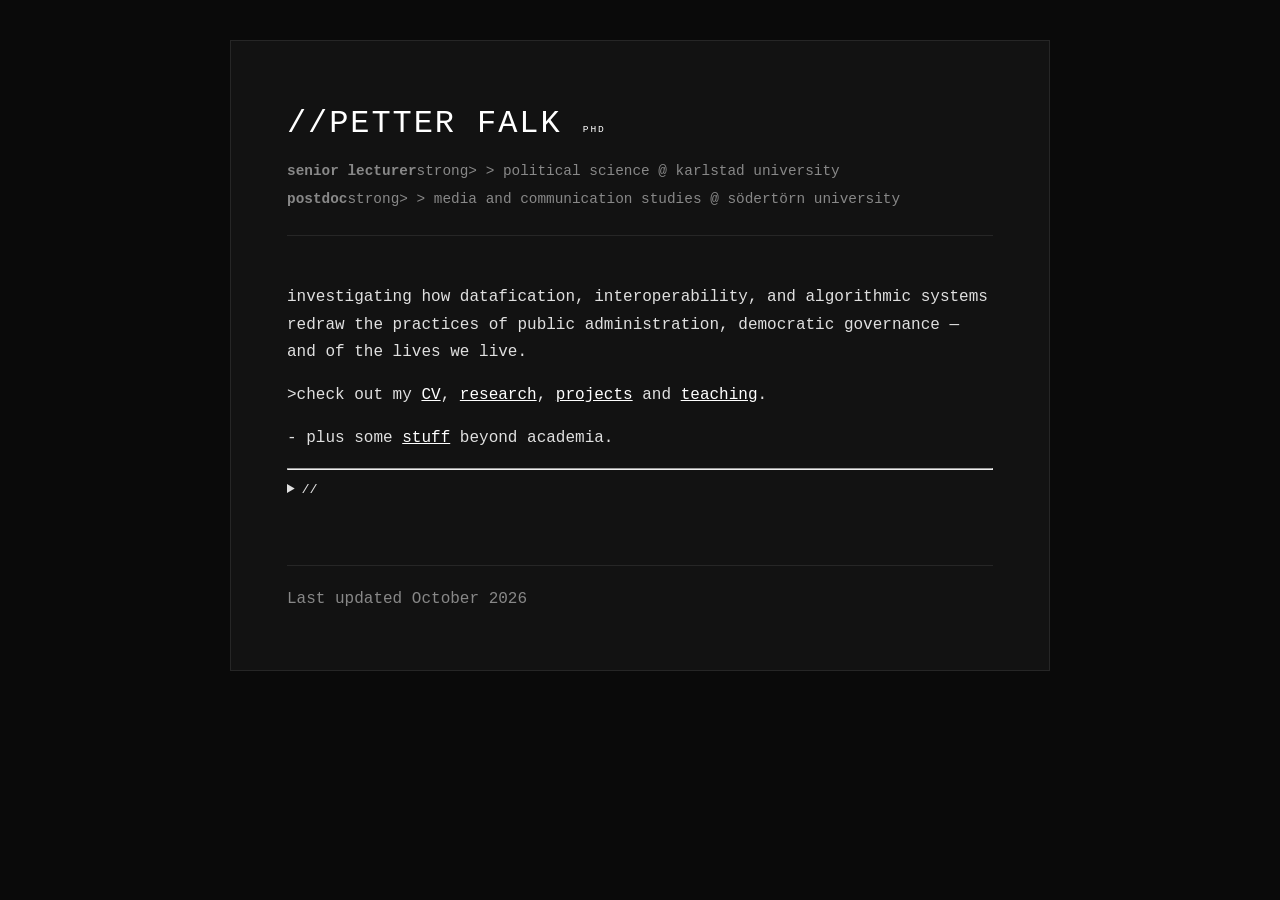
<file: index.html>
<!DOCTYPE html>
<html lang="en">
<head>
  <meta charset="UTF-8">
  <meta name="viewport" content="width=device-width, initial-scale=1">
  <title>Petter Falk</title>
  <link rel="stylesheet" href="style.css">
</head>
<body>
  <div class="container">

    <header>
      <h1>//Petter Falk <small class="degree" style="font-size: 0.30em;">PhD</small></h1>
      <p><strong>senior lecturer</strong>strong> > political science @ karlstad university</p>
      <p><strong>postdoc</strong>strong> > media and communication studies @ södertörn university</p>
    </header>


    <div class="intro">
      <p>investigating how datafication, interoperability, and algorithmic systems redraw the practices of public administration, democratic governance — and of the lives we live.</p>
      <p> >check out my <a href="cv.html">CV</a>, <a href="research.html">research</a>, <a href="projects.html">projects</a> and <a href="teaching.html">teaching</a>.</p>
       <p> - plus some <a href="stuff.html">stuff</a> beyond academia.</p>
    </div>

    <hr class="section-divider">

<details class="quote-reveal">
  <summary>//</summary>

  <blockquote class="quote">
   <p>I've always been the best<br>
    At sabotaging my success<br>
    Just when the target is in place<br>
    The gun explodes into my face</p>
  <cite>— <a href="https://www.youtube.com/watch?v=oAOV9drYVBA" target="_blank" rel="noopener">Ed Harcourt</a></cite>
  </blockquote>
</details>




    <footer>Last updated October 2026</footer>
  </div>
</body>
</html>
</file>
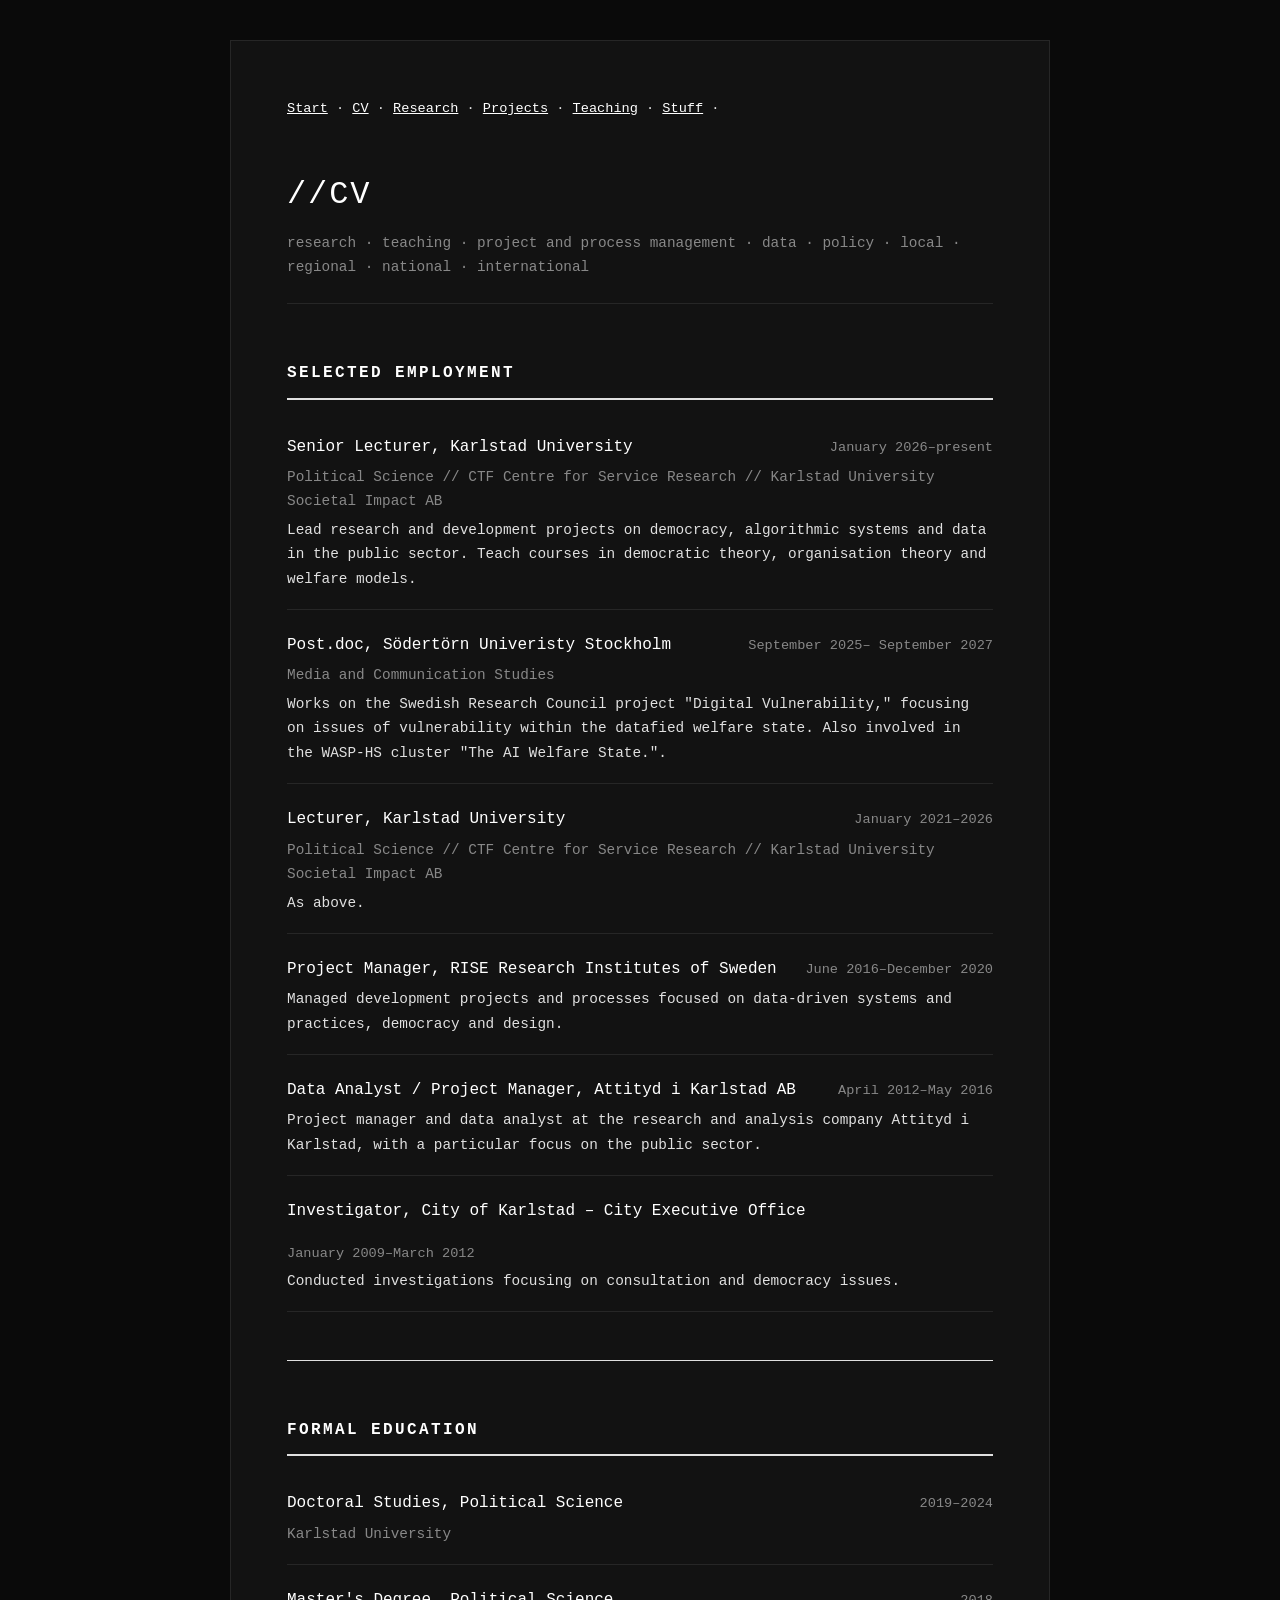
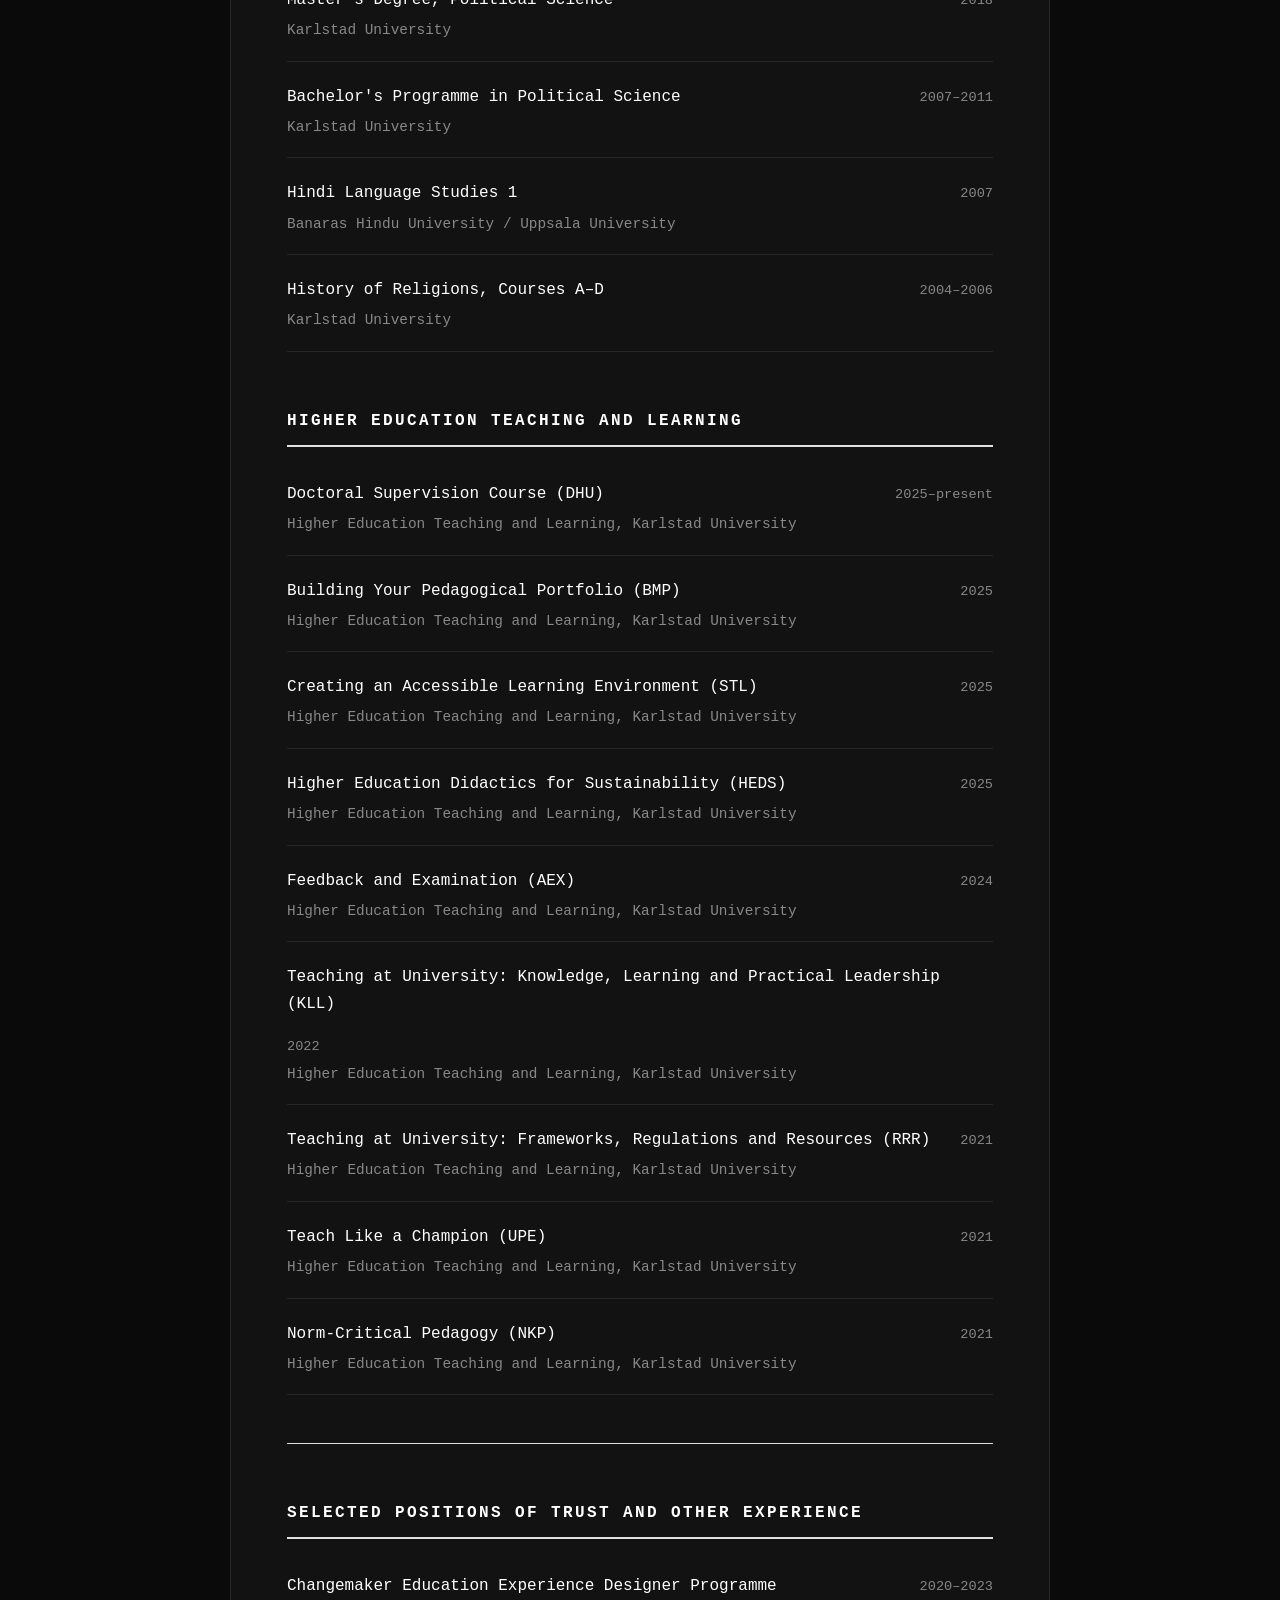
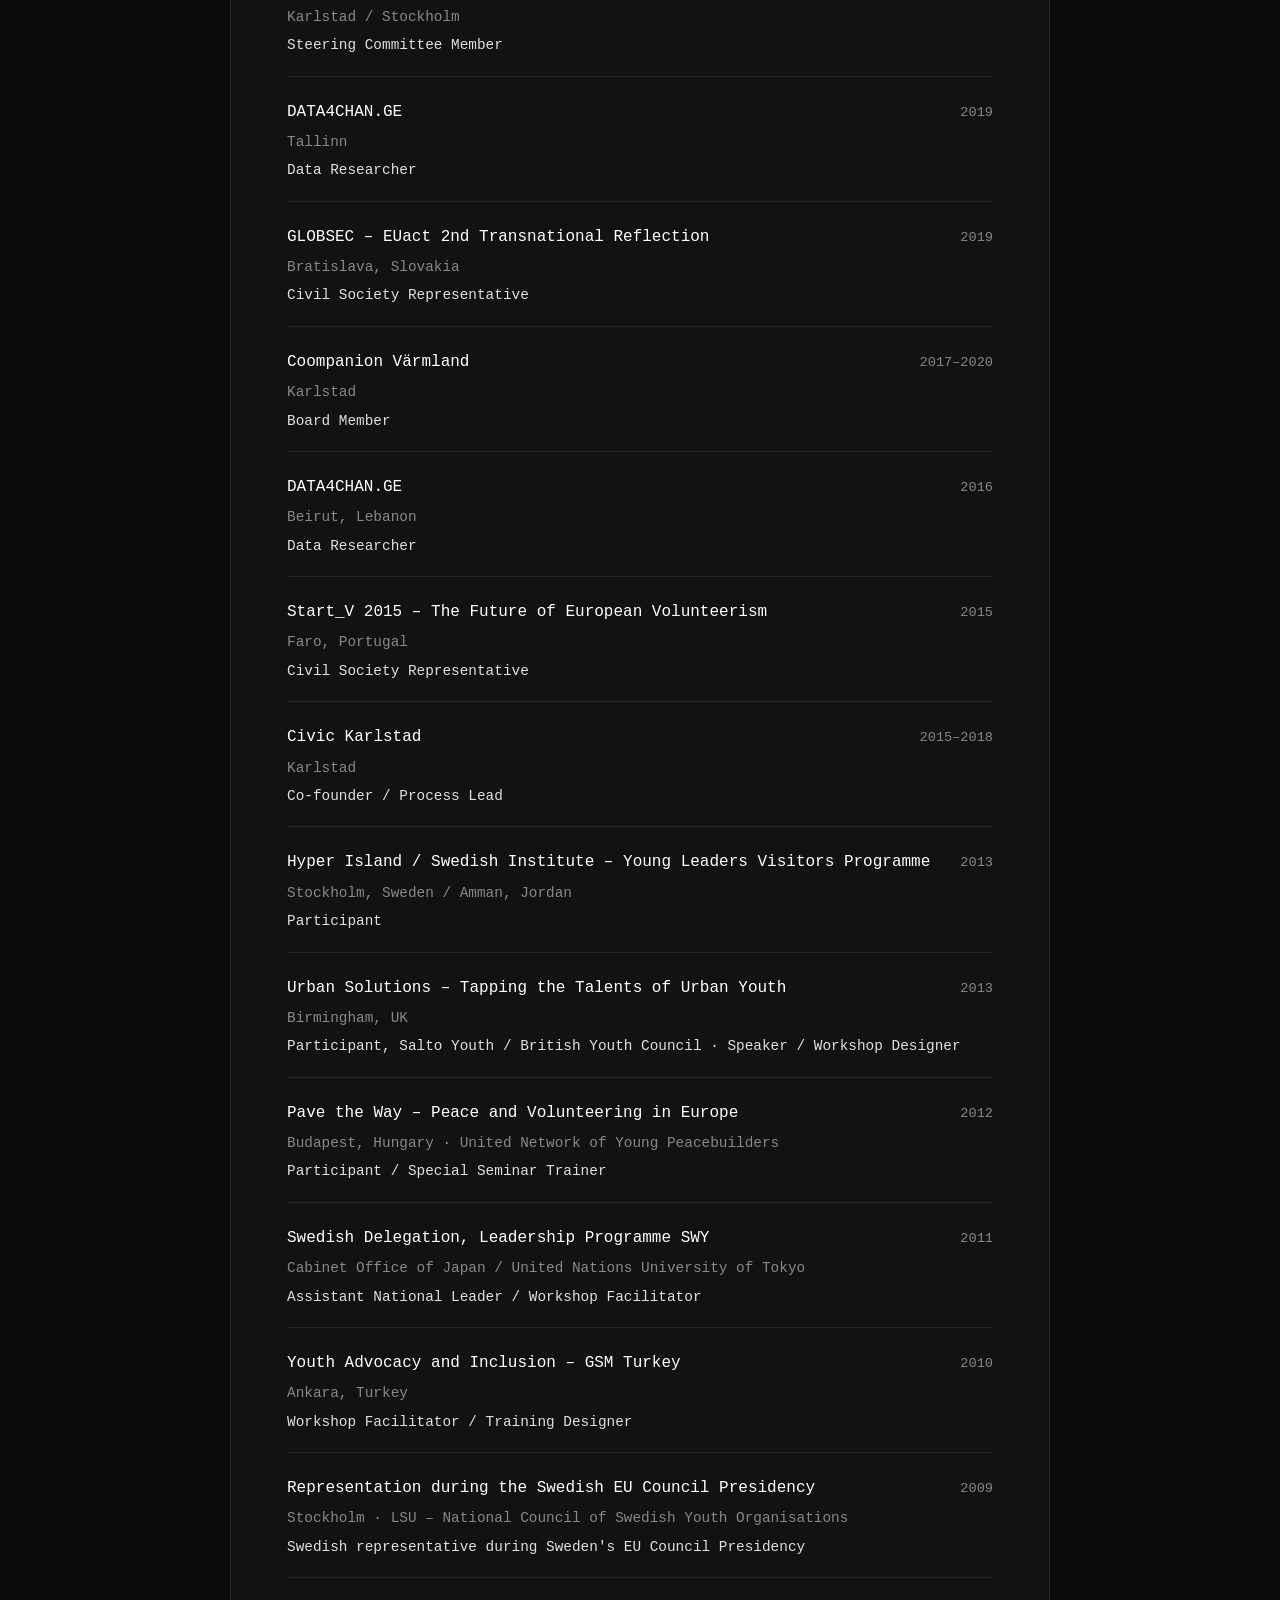
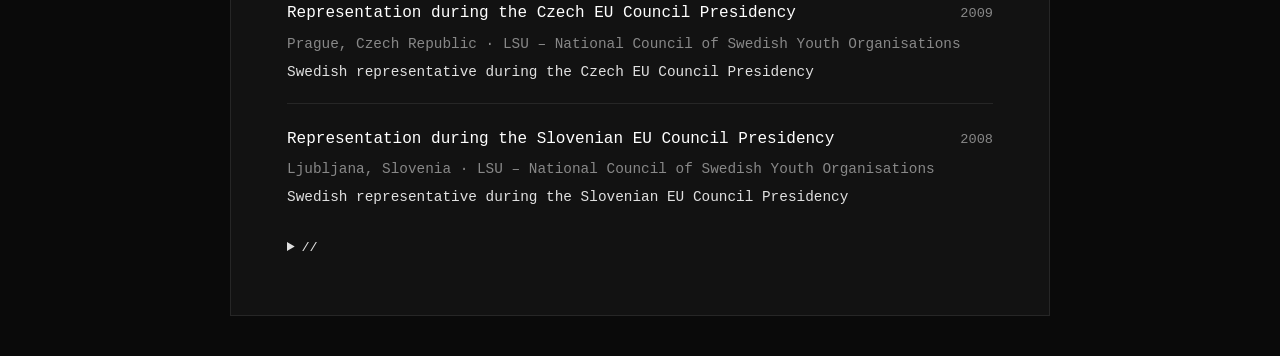
<file: cv.html>
<!DOCTYPE html>
<html lang="en">
<head>
<meta charset="UTF-8">
<meta name="viewport" content="width=device-width, initial-scale=1">
<title>Petter Falk – CV</title>
<link rel="stylesheet" href="style.css">
</head>
<body>
<div class="container">

<nav style="margin-bottom: 48px; font-size: 0.85rem;">
  <a href="index.html">Start</a> ·
  <a href="cv.html">CV</a> ·
  <a href="research.html">Research</a> ·
  <a href="projects.html">Projects</a> ·
  <a href="teaching.html">Teaching</a> ·
  <a href="stuff.html">Stuff</a> ·
</nav>

<header>
  <h1>//CV</h1>
  <p>research · teaching · project and process management · data · policy · local · regional · national · international</p>
</header>
  
  <h2>Selected Employment</h2>
<div class="entry">
  <div class="entry-head"><strong>Senior Lecturer, Karlstad University</strong><span class="date">January 2026–present</span></div>
  <p class="place">Political Science // CTF Centre for Service Research // Karlstad University Societal Impact AB</p>
  <p>Lead research and development projects on democracy, algorithmic systems and data in the public sector. Teach courses in democratic theory, organisation theory and welfare models.</p>
</div>
  <div class="entry">
  <div class="entry-head"><strong>Post.doc, Södertörn Univeristy Stockholm</strong><span class="date">September 2025– September 2027</span></div>
  <p class="place">Media and Communication Studies</p>
  <p> Works on the Swedish Research Council project "Digital Vulnerability," focusing on issues of vulnerability within the datafied welfare state. Also involved in the WASP-HS cluster "The AI ​​Welfare State.".</p>
</div>
<div class="entry">
  <div class="entry-head"><strong>Lecturer, Karlstad University</strong><span class="date">January 2021–2026</span></div>
  <p class="place">Political Science // CTF Centre for Service Research // Karlstad University Societal Impact AB</p>
  <p>As above.</p>
</div>
<div class="entry">
  <div class="entry-head"><strong>Project Manager, RISE Research Institutes of Sweden</strong><span class="date">June 2016–December 2020</span></div>
  <p>Managed development projects and processes focused on data-driven systems and practices, democracy and design.</p>
</div>
<div class="entry">
  <div class="entry-head"><strong>Data Analyst / Project Manager, Attityd i Karlstad AB</strong><span class="date">April 2012–May 2016</span></div>
  <p>Project manager and data analyst at the research and analysis company Attityd i Karlstad, with a particular focus on the public sector.</p>
</div>
<div class="entry">
  <div class="entry-head"><strong>Investigator, City of Karlstad – City Executive Office</strong><span class="date">January 2009–March 2012</span></div>
  <p>Conducted investigations focusing on consultation and democracy issues.</p>
</div>


<hr style="border: none; border-top: 1px solid #e0e0e0; margin: 48px 0;">
  
<h2>Formal Education</h2>
<div class="entry">
  <div class="entry-head"><strong>Doctoral Studies, Political Science</strong><span class="date">2019–2024</span></div>
  <p class="place">Karlstad University</p>
</div>
<div class="entry">
  <div class="entry-head"><strong>Master's Degree, Political Science</strong><span class="date">2018</span></div>
  <p class="place">Karlstad University</p>
</div>
<div class="entry">
  <div class="entry-head"><strong>Bachelor's Programme in Political Science</strong><span class="date">2007–2011</span></div>
  <p class="place">Karlstad University</p>
</div>
<div class="entry">
  <div class="entry-head"><strong>Hindi Language Studies 1</strong><span class="date">2007</span></div>
  <p class="place">Banaras Hindu University / Uppsala University</p>
</div>
<div class="entry">
  <div class="entry-head"><strong>History of Religions, Courses A–D</strong><span class="date">2004–2006</span></div>
  <p class="place">Karlstad University</p>
</div>

<h2>Higher Education Teaching and Learning</h2>
<div class="entry">
  <div class="entry-head"><strong>Doctoral Supervision Course (DHU)</strong><span class="date">2025–present</span></div>
  <p class="place">Higher Education Teaching and Learning, Karlstad University</p>
</div>
<div class="entry">
  <div class="entry-head"><strong>Building Your Pedagogical Portfolio (BMP)</strong><span class="date">2025</span></div>
  <p class="place">Higher Education Teaching and Learning, Karlstad University</p>
</div>
<div class="entry">
  <div class="entry-head"><strong>Creating an Accessible Learning Environment (STL)</strong><span class="date">2025</span></div>
  <p class="place">Higher Education Teaching and Learning, Karlstad University</p>
</div>
<div class="entry">
  <div class="entry-head"><strong>Higher Education Didactics for Sustainability (HEDS)</strong><span class="date">2025</span></div>
  <p class="place">Higher Education Teaching and Learning, Karlstad University</p>
</div>
<div class="entry">
  <div class="entry-head"><strong>Feedback and Examination (AEX)</strong><span class="date">2024</span></div>
  <p class="place">Higher Education Teaching and Learning, Karlstad University</p>
</div>
<div class="entry">
  <div class="entry-head"><strong>Teaching at University: Knowledge, Learning and Practical Leadership (KLL)</strong><span class="date">2022</span></div>
  <p class="place">Higher Education Teaching and Learning, Karlstad University</p>
</div>
<div class="entry">
  <div class="entry-head"><strong>Teaching at University: Frameworks, Regulations and Resources (RRR)</strong><span class="date">2021</span></div>
  <p class="place">Higher Education Teaching and Learning, Karlstad University</p>
</div>
<div class="entry">
  <div class="entry-head"><strong>Teach Like a Champion (UPE)</strong><span class="date">2021</span></div>
  <p class="place">Higher Education Teaching and Learning, Karlstad University</p>
</div>
<div class="entry">
  <div class="entry-head"><strong>Norm-Critical Pedagogy (NKP)</strong><span class="date">2021</span></div>
  <p class="place">Higher Education Teaching and Learning, Karlstad University</p>
</div>

<hr style="border: none; border-top: 1px solid #e0e0e0; margin: 48px 0;">
  
<h2>Selected Positions of Trust and Other Experience</h2>
<div class="entry">
  <div class="entry-head"><strong>Changemaker Education Experience Designer Programme</strong><span class="date">2020–2023</span></div>
  <p class="place">Karlstad / Stockholm</p>
  <p>Steering Committee Member</p>
</div>
<div class="entry">
  <div class="entry-head"><strong>DATA4CHAN.GE</strong><span class="date">2019</span></div>
  <p class="place">Tallinn</p>
  <p>Data Researcher</p>
</div>
<div class="entry">
  <div class="entry-head"><strong>GLOBSEC – EUact 2nd Transnational Reflection</strong><span class="date">2019</span></div>
  <p class="place">Bratislava, Slovakia</p>
  <p>Civil Society Representative</p>
</div>
<div class="entry">
  <div class="entry-head"><strong>Coompanion Värmland</strong><span class="date">2017–2020</span></div>
  <p class="place">Karlstad</p>
  <p>Board Member</p>
</div>
<div class="entry">
  <div class="entry-head"><strong>DATA4CHAN.GE</strong><span class="date">2016</span></div>
  <p class="place">Beirut, Lebanon</p>
  <p>Data Researcher</p>
</div>
<div class="entry">
  <div class="entry-head"><strong>Start_V 2015 – The Future of European Volunteerism</strong><span class="date">2015</span></div>
  <p class="place">Faro, Portugal</p>
  <p>Civil Society Representative</p>
</div>
<div class="entry">
  <div class="entry-head"><strong>Civic Karlstad</strong><span class="date">2015–2018</span></div>
  <p class="place">Karlstad</p>
  <p>Co-founder / Process Lead</p>
</div>
<div class="entry">
  <div class="entry-head"><strong>Hyper Island / Swedish Institute – Young Leaders Visitors Programme</strong><span class="date">2013</span></div>
  <p class="place">Stockholm, Sweden / Amman, Jordan</p>
  <p>Participant</p>
</div>
<div class="entry">
  <div class="entry-head"><strong>Urban Solutions – Tapping the Talents of Urban Youth</strong><span class="date">2013</span></div>
  <p class="place">Birmingham, UK</p>
  <p>Participant, Salto Youth / British Youth Council · Speaker / Workshop Designer</p>
</div>
<div class="entry">
  <div class="entry-head"><strong>Pave the Way – Peace and Volunteering in Europe</strong><span class="date">2012</span></div>
  <p class="place">Budapest, Hungary · United Network of Young Peacebuilders</p>
  <p>Participant / Special Seminar Trainer</p>
</div>
<div class="entry">
  <div class="entry-head"><strong>Swedish Delegation, Leadership Programme SWY</strong><span class="date">2011</span></div>
  <p class="place">Cabinet Office of Japan / United Nations University of Tokyo</p>
  <p>Assistant National Leader / Workshop Facilitator</p>
</div>
<div class="entry">
  <div class="entry-head"><strong>Youth Advocacy and Inclusion – GSM Turkey</strong><span class="date">2010</span></div>
  <p class="place">Ankara, Turkey</p>
  <p>Workshop Facilitator / Training Designer</p>
</div>
<div class="entry">
  <div class="entry-head"><strong>Representation during the Swedish EU Council Presidency</strong><span class="date">2009</span></div>
  <p class="place">Stockholm · LSU – National Council of Swedish Youth Organisations</p>
  <p>Swedish representative during Sweden's EU Council Presidency</p>
</div>
<div class="entry">
  <div class="entry-head"><strong>Representation during the Czech EU Council Presidency</strong><span class="date">2009</span></div>
  <p class="place">Prague, Czech Republic · LSU – National Council of Swedish Youth Organisations</p>
  <p>Swedish representative during the Czech EU Council Presidency</p>
</div>
<div class="entry">
  <div class="entry-head"><strong>Representation during the Slovenian EU Council Presidency</strong><span class="date">2008</span></div>
  <p class="place">Ljubljana, Slovenia · LSU – National Council of Swedish Youth Organisations</p>
  <p>Swedish representative during the Slovenian EU Council Presidency</p>
</div>

  <details class="quote-reveal">
  <summary>//</summary>
 
  <p>Ah, but I have done more than papers, policies and projects. Odd jobs, unpaid jobs, jobs without names. I have poured drinks behind bars (or truth be told, mostly wiped tables and mopped up what the night left behind). I have swung a hammer as a carpenter, likely the worst pair of hands ever to touch timber and power tools. And I have cared for people whose minds and bodies carried burdens of their own, holding their days together as gently as I could.</p>
 
  <p>I have also given time and toil to causes that, for the sake of humanity and a better world, might never earn a line on a CV (some perhaps skirting the edge of the law...)</p>
 
  <p>And when I grow up, I think I'm gonna be a nurse. Or a social worker. Or something along that line.</p>
 
  
<footer>Last updated October 2026</footer>
</div>
</body>
</html>
</file>
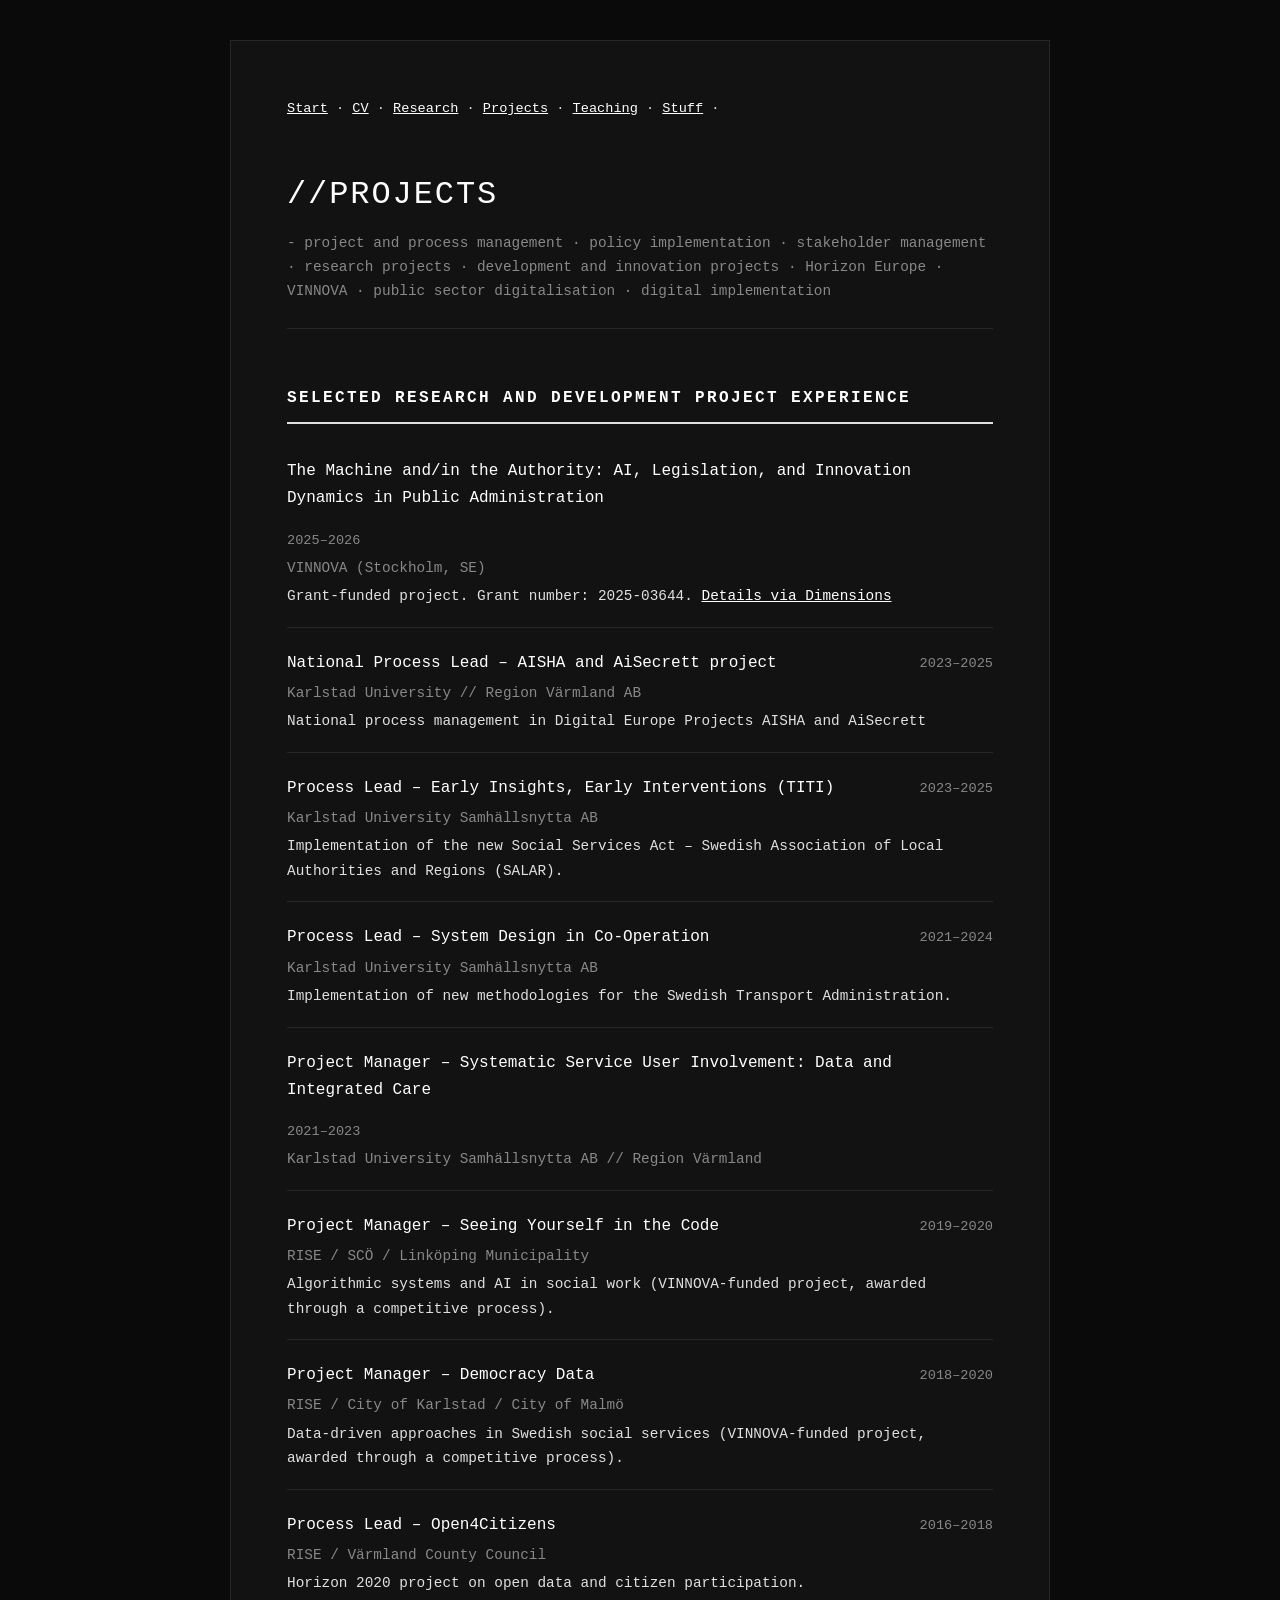
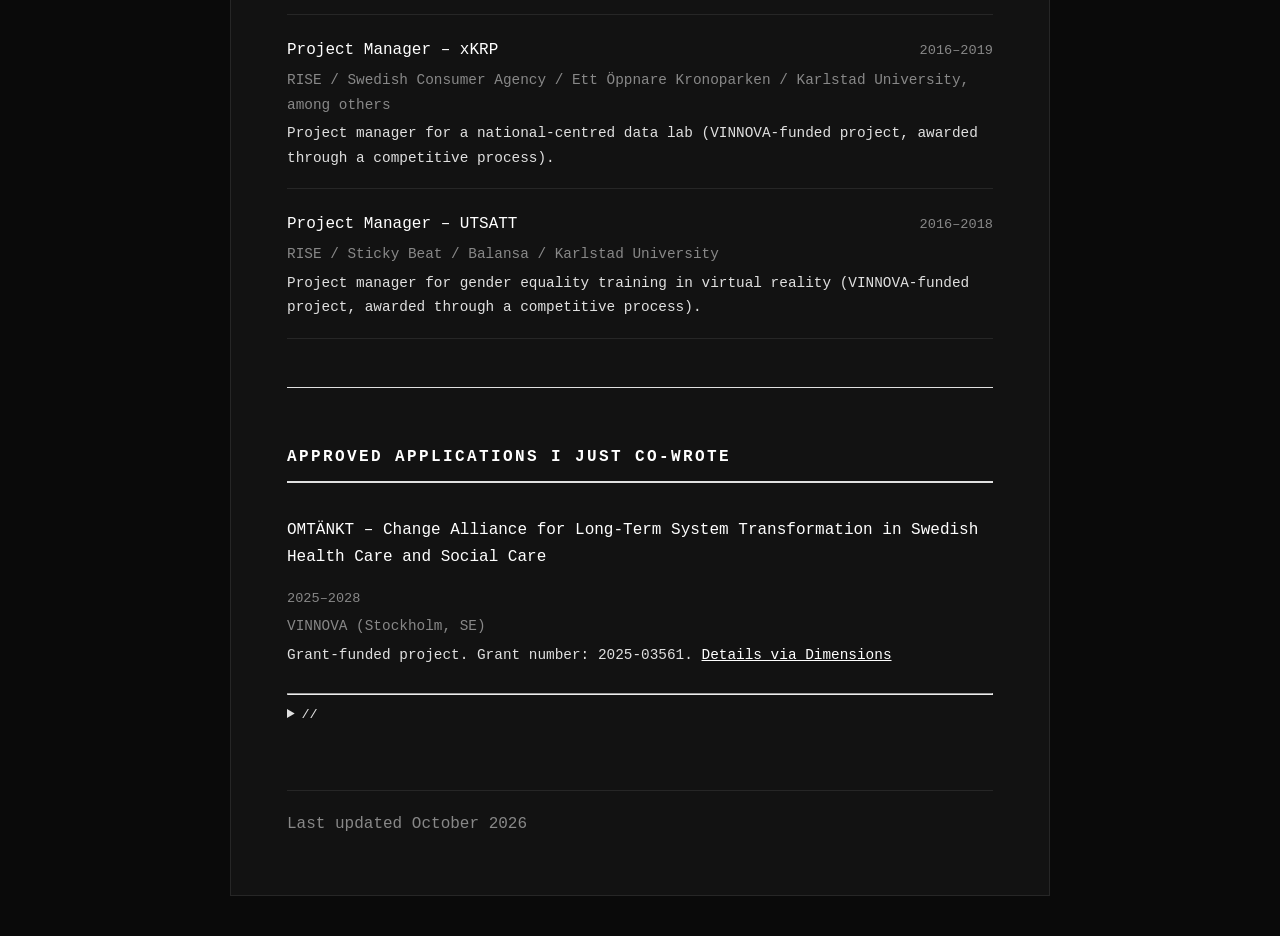
<file: projects.html>
<!DOCTYPE html>
<html lang="en">
<head>
<meta charset="UTF-8">
<meta name="viewport" content="width=device-width, initial-scale=1">
<title>Petter Falk – Projects</title>
<link rel="stylesheet" href="style.css">
</head>
<body>
<div class="container">

<nav style="margin-bottom: 48px; font-size: 0.85rem;">
  <a href="index.html">Start</a> ·
  <a href="cv.html">CV</a> ·
  <a href="research.html">Research</a> ·
  <a href="projects.html">Projects</a> ·
  <a href="teaching.html">Teaching</a> ·
  <a href="stuff.html">Stuff</a> ·
</nav>

<header>
  <h1>//Projects</h1>
  <p>- project and process management · policy implementation · stakeholder management · research projects · development and innovation projects · Horizon Europe · VINNOVA · public sector digitalisation · digital implementation</p>
</header>

<h2>Selected Research and Development Project Experience</h2>
<div class="entry">
  <div class="entry-head"><strong>The Machine and/in the Authority: AI, Legislation, and Innovation Dynamics in Public Administration</strong><span class="date">2025–2026</span></div>
  <p class="place">VINNOVA (Stockholm, SE)</p>
  <p>Grant-funded project. Grant number: 2025-03644. <a href="https://app.dimensions.ai/details/grant/grant.15149935">Details via Dimensions</a></p>
</div>
<div class="entry">
  <div class="entry-head"><strong>National Process Lead – AISHA and AiSecrett project</strong><span class="date">2023–2025</span></div>
  <p class="place">Karlstad University // Region Värmland AB</p>
  <p>National process management in Digital Europe Projects AISHA and AiSecrett</p>
</div>
<div class="entry">
  <div class="entry-head"><strong>Process Lead – Early Insights, Early Interventions (TITI)</strong><span class="date">2023–2025</span></div>
  <p class="place">Karlstad University Samhällsnytta AB</p>
  <p>Implementation of the new Social Services Act – Swedish Association of Local Authorities and Regions (SALAR).</p>
</div>
<div class="entry">
  <div class="entry-head"><strong>Process Lead – System Design in Co-Operation</strong><span class="date">2021–2024</span></div>
  <p class="place">Karlstad University Samhällsnytta AB</p>
  <p>Implementation of new methodologies for the Swedish Transport Administration.</p>
</div>
<div class="entry">
  <div class="entry-head"><strong>Project Manager – Systematic Service User Involvement: Data and Integrated Care</strong><span class="date">2021–2023</span></div>
  <p class="place">Karlstad University Samhällsnytta AB // Region Värmland</p>
</div>
<div class="entry">
  <div class="entry-head"><strong>Project Manager – Seeing Yourself in the Code</strong><span class="date">2019–2020</span></div>
  <p class="place">RISE / SCÖ / Linköping Municipality</p>
  <p>Algorithmic systems and AI in social work (VINNOVA-funded project, awarded through a competitive process).</p>
</div>
<div class="entry">
  <div class="entry-head"><strong>Project Manager – Democracy Data</strong><span class="date">2018–2020</span></div>
  <p class="place">RISE / City of Karlstad / City of Malmö</p>
  <p>Data-driven approaches in Swedish social services (VINNOVA-funded project, awarded through a competitive process).</p>
</div>
<div class="entry">
  <div class="entry-head"><strong>Process Lead – Open4Citizens</strong><span class="date">2016–2018</span></div>
  <p class="place">RISE / Värmland County Council</p>
  <p>Horizon 2020 project on open data and citizen participation.</p>
</div>
<div class="entry">
  <div class="entry-head"><strong>Project Manager – xKRP</strong><span class="date">2016–2019</span></div>
  <p class="place">RISE / Swedish Consumer Agency / Ett Öppnare Kronoparken / Karlstad University, among others</p>
  <p>Project manager for a national-centred data lab (VINNOVA-funded project, awarded through a competitive process).</p>
</div>
<div class="entry">
  <div class="entry-head"><strong>Project Manager – UTSATT</strong><span class="date">2016–2018</span></div>
  <p class="place">RISE / Sticky Beat / Balansa / Karlstad University</p>
  <p>Project manager for gender equality training in virtual reality (VINNOVA-funded project, awarded through a competitive process).</p>
</div>

<hr style="border: none; border-top: 1px solid #e0e0e0; margin: 48px 0;">

<h2>Approved Applications I Just Co-wrote</h2>
<div class="entry">
  <div class="entry-head"><strong>OMTÄNKT – Change Alliance for Long-Term System Transformation in Swedish Health Care and Social Care</strong><span class="date">2025–2028</span></div>
  <p class="place">VINNOVA (Stockholm, SE)</p>
  <p>Grant-funded project. Grant number: 2025-03561. <a href="https://app.dimensions.ai/details/grant/grant.15149916">Details via Dimensions</a></p>
</div>

    <hr class="section-divider">

<details class="quote-reveal">
  <summary>//</summary>
 
  <blockquote class="quote">
    <p>Wanna hear the honest truth? Though I have worked in projects most of my life, I'm not a fan. I quess I do understand its administrative rationale, but more often than not projects drains my faith in humanity.</p>
 
    <p>Everything today is a project: one's home, one's relationship, one's children. The projectification of life is total. There is, moreover, a temporal strangeness to it all: a project never exists in the present, only in the future — in deadlines, deliverables, and the perpetual "when this is over."</p>
 
    <p>Byung-Chul Han captures this in <a href="https://www.politybooks.com/bookdetail?book_slug=the-disappearance-of-rituals-a-topology-of-the-present--9781509542758">The Disappearance of Rituals</a>: projects produce no sense of a shared present. The temporality of today's economic logic lacks the symbolic power to bind people together. The project, with its milestones and evaluations, cannot replace the ritual. It can schedule time, but it cannot make sense of it.</p>
 
  </blockquote>
</details>

  
<footer>Last updated October 2026</footer>
</div>
</body>
</html>
</file>
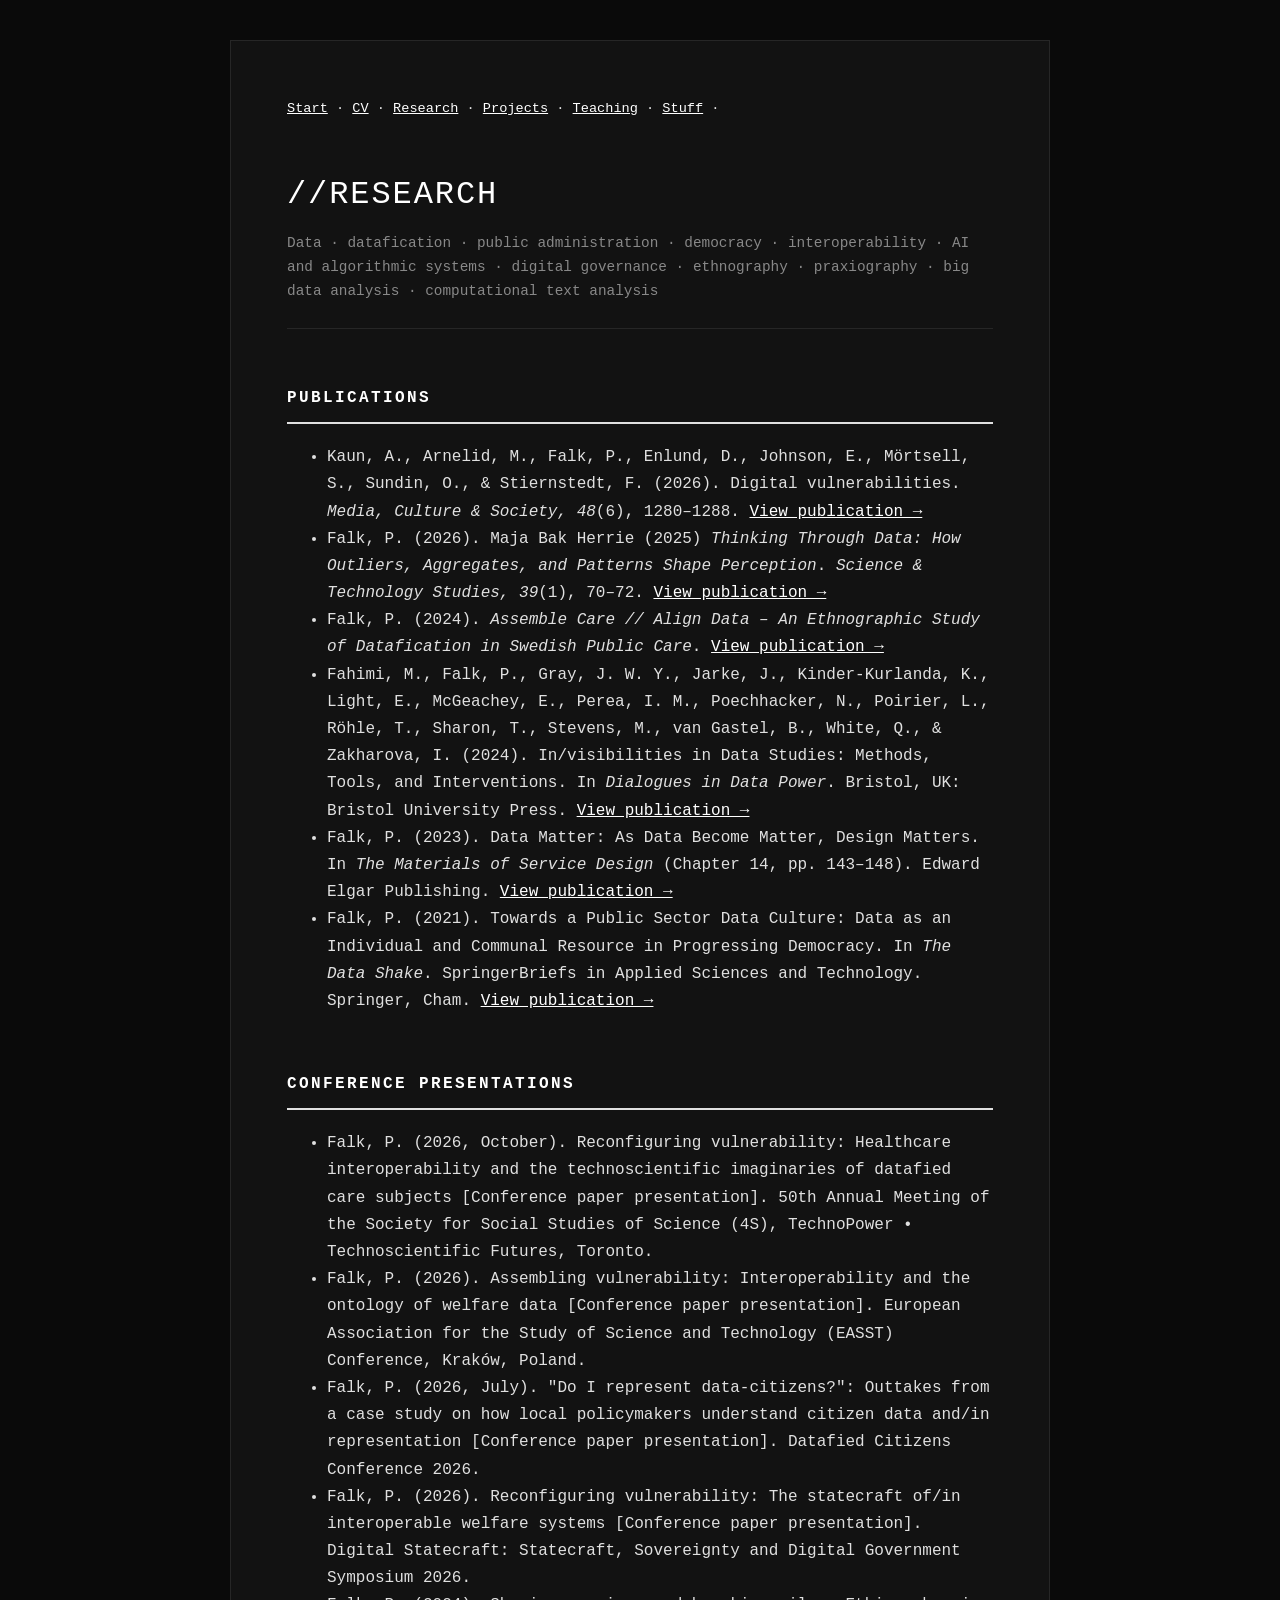
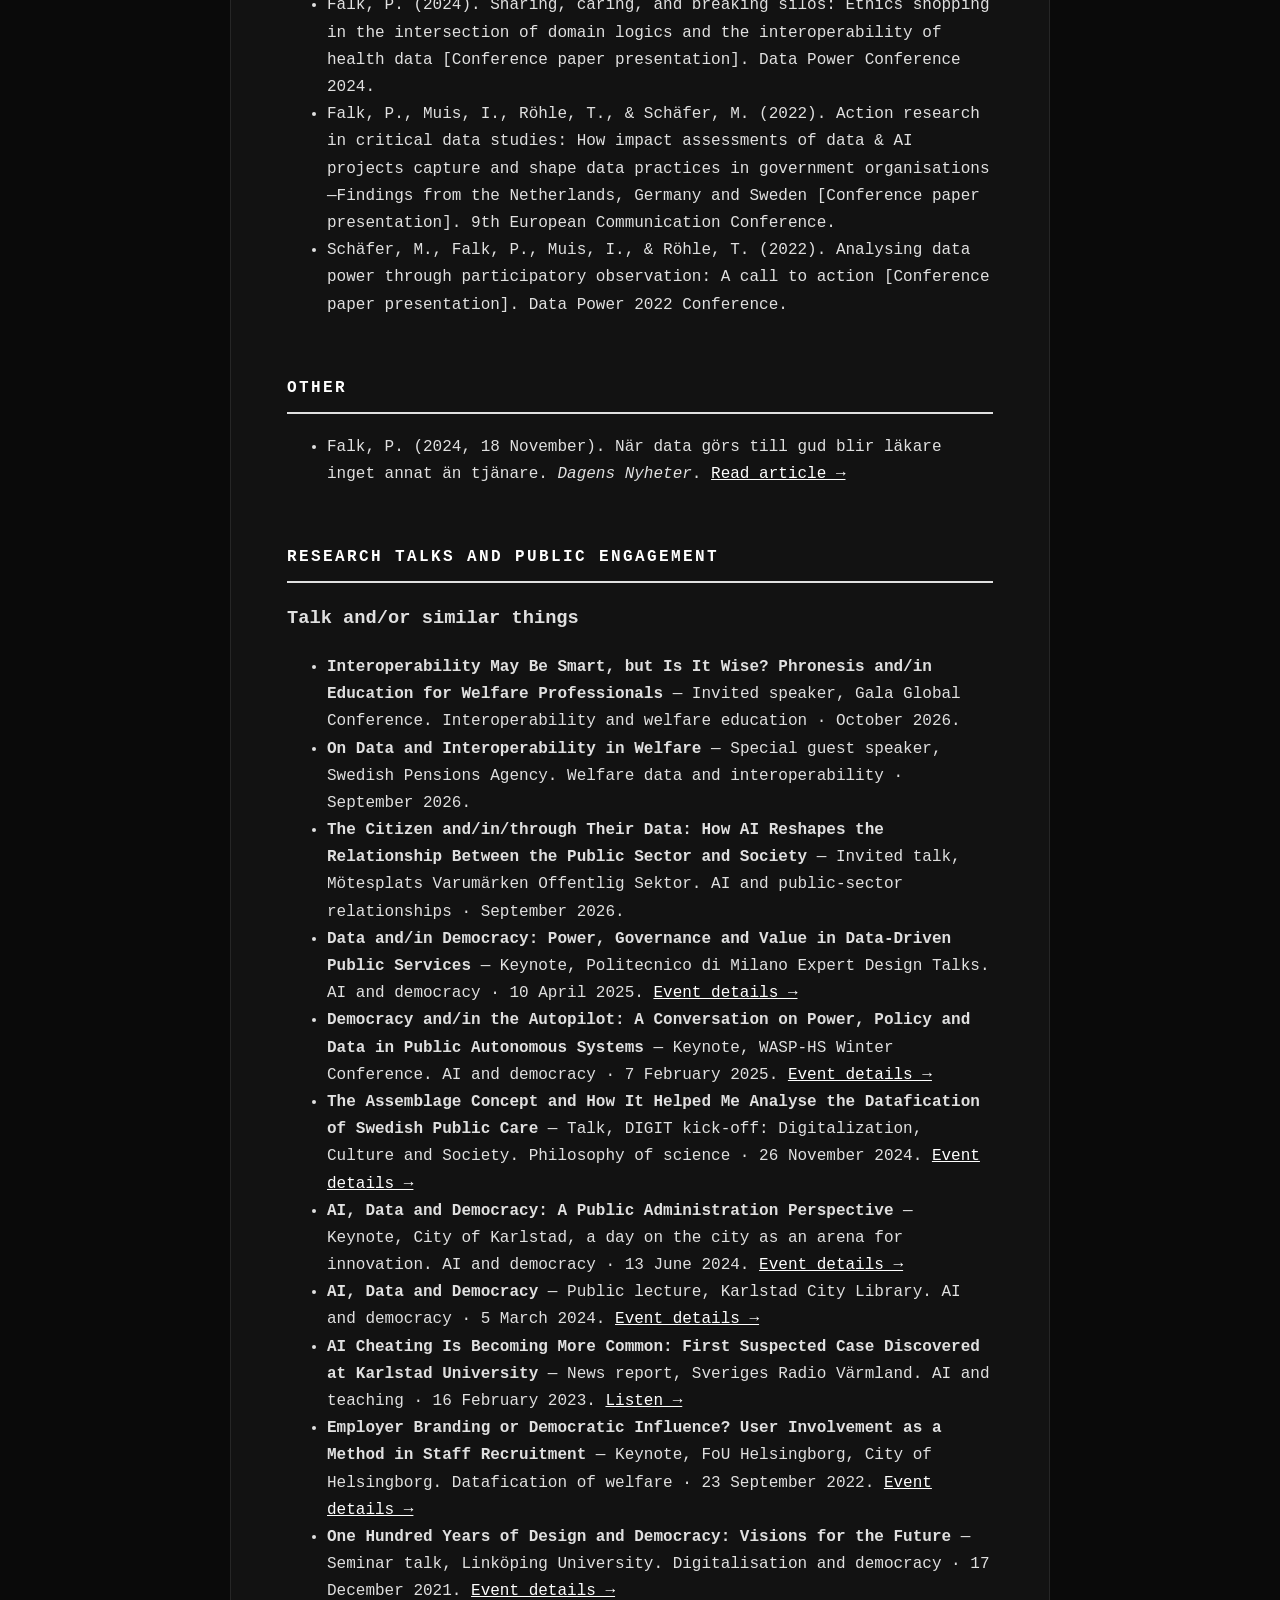
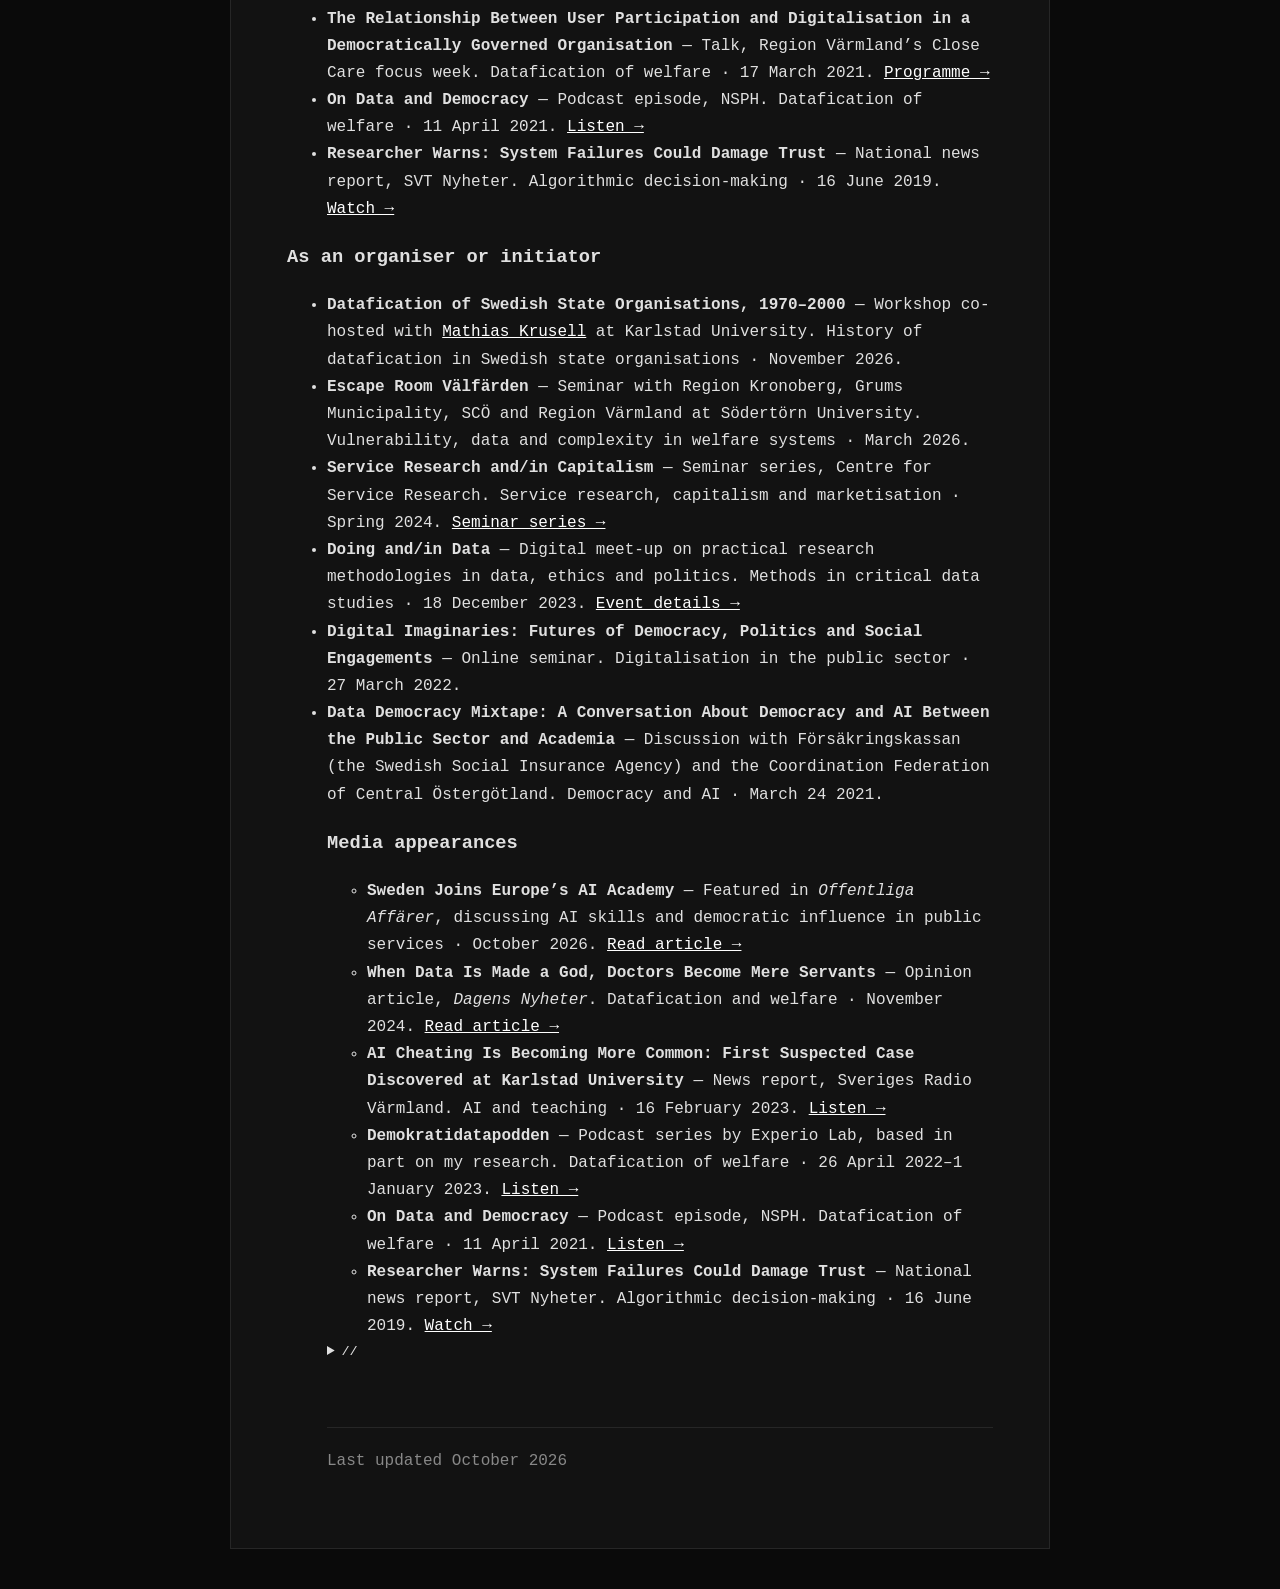
<file: research.html>
<!DOCTYPE html>
<html lang="en">
<head>
  <meta charset="UTF-8">
  <meta name="viewport" content="width=device-width, initial-scale=1">
  <title>Petter Falk – Research</title>
  <link rel="stylesheet" href="style.css">
</head>
<body class="research-page">
<div class="container">

<nav style="margin-bottom: 48px; font-size: 0.85rem;">
  <a href="index.html">Start</a> ·
  <a href="cv.html">CV</a> ·
  <a href="research.html">Research</a> ·
  <a href="projects.html">Projects</a> ·
  <a href="teaching.html">Teaching</a> ·
  <a href="stuff.html">Stuff</a> ·
</nav>

<header>
  <h1>//Research</h1>
  <p>Data · datafication · public administration · democracy · interoperability · AI and algorithmic systems · digital governance · ethnography · praxiography · big data analysis · computational text analysis</p>
</header>

<h2>Publications</h2>
<ul class="publist">
  <li>Kaun, A., Arnelid, M., Falk, P., Enlund, D., Johnson, E., Mörtsell, S., Sundin, O., & Stiernstedt, F. (2026). Digital vulnerabilities. <em>Media, Culture & Society, 48</em>(6), 1280–1288. <a href="https://doi.org/10.1177/01634437261446790">View publication →</a></li>
  <li>Falk, P. (2026). Maja Bak Herrie (2025) <em>Thinking Through Data: How Outliers, Aggregates, and Patterns Shape Perception</em>. <em>Science & Technology Studies, 39</em>(1), 70–72. <a href="https://doi.org/10.23987/sts.178400">View publication →</a></li>
  <li>Falk, P. (2024). <em>Assemble Care // Align Data – An Ethnographic Study of Datafication in Swedish Public Care</em>. <a href="https://kau.diva-portal.org/smash/get/diva2:1892232/FULLTEXT02.pdf">View publication →</a></li>
  <li>Fahimi, M., Falk, P., Gray, J. W. Y., Jarke, J., Kinder-Kurlanda, K., Light, E., McGeachey, E., Perea, I. M., Poechhacker, N., Poirier, L., Röhle, T., Sharon, T., Stevens, M., van Gastel, B., White, Q., & Zakharova, I. (2024). In/visibilities in Data Studies: Methods, Tools, and Interventions. In <em>Dialogues in Data Power</em>. Bristol, UK: Bristol University Press. <a href="https://doi.org/10.51952/9781529238327.ch003">View publication →</a></li>
  <li>Falk, P. (2023). Data Matter: As Data Become Matter, Design Matters. In <em>The Materials of Service Design</em> (Chapter 14, pp. 143–148). Edward Elgar Publishing. <a href="https://ideas.repec.org/h/elg/eechap/21087_14.html">View publication →</a></li>
  <li>Falk, P. (2021). Towards a Public Sector Data Culture: Data as an Individual and Communal Resource in Progressing Democracy. In <em>The Data Shake</em>. SpringerBriefs in Applied Sciences and Technology. Springer, Cham. <a href="https://doi.org/10.1007/978-3-030-63693-7_3">View publication →</a></li>
</ul>

<h2>Conference Presentations</h2>
<ul class="publist">
  <li>Falk, P. (2026, October). Reconfiguring vulnerability: Healthcare interoperability and the technoscientific imaginaries of datafied care subjects [Conference paper presentation]. 50th Annual Meeting of the Society for Social Studies of Science (4S), TechnoPower • Technoscientific Futures, Toronto.</li>
  <li>Falk, P. (2026). Assembling vulnerability: Interoperability and the ontology of welfare data [Conference paper presentation]. European Association for the Study of Science and Technology (EASST) Conference, Kraków, Poland.</li>
  <li>Falk, P. (2026, July). "Do I represent data-citizens?": Outtakes from a case study on how local policymakers understand citizen data and/in representation [Conference paper presentation]. Datafied Citizens Conference 2026.</li>
  <li>Falk, P. (2026). Reconfiguring vulnerability: The statecraft of/in interoperable welfare systems [Conference paper presentation]. Digital Statecraft: Statecraft, Sovereignty and Digital Government Symposium 2026.</li>
  <li>Falk, P. (2024). Sharing, caring, and breaking silos: Ethics shopping in the intersection of domain logics and the interoperability of health data [Conference paper presentation]. Data Power Conference 2024.</li>
  <li>Falk, P., Muis, I., Röhle, T., & Schäfer, M. (2022). Action research in critical data studies: How impact assessments of data & AI projects capture and shape data practices in government organisations—Findings from the Netherlands, Germany and Sweden [Conference paper presentation]. 9th European Communication Conference.</li>
  <li>Schäfer, M., Falk, P., Muis, I., & Röhle, T. (2022). Analysing data power through participatory observation: A call to action [Conference paper presentation]. Data Power 2022 Conference.</li>
</ul>

<h2>Other</h2>
<ul class="publist">
  <li>Falk, P. (2024, 18 November). När data görs till gud blir läkare inget annat än tjänare. <em>Dagens Nyheter</em>. <a href="https://www.dn.se/debatt/nar-data-gors-till-gud-blir-lakare-inget-annat-an-tjanare/">Read article →</a></li>
</ul>

  <!-- Add this to research.html, before the footer -->
<section aria-labelledby="public-engagement-heading">
  <h2 id="public-engagement-heading">Research talks and public engagement</h2>

  <h3>Talk and/or similar things</h3>
  <ul class="publist">

    <li><strong>Interoperability May Be Smart, but Is It Wise? Phronesis and/in Education for Welfare Professionals</strong> — Invited speaker, Gala Global Conference. Interoperability and welfare education · October 2026.</li>
   
    <li><strong>On Data and Interoperability in Welfare</strong> — Special guest speaker, Swedish Pensions Agency. Welfare data and interoperability · September 2026.</li>
 
  <li><strong>The Citizen and/in/through Their Data: How AI Reshapes the Relationship Between the Public Sector and Society</strong> — Invited talk, Mötesplats Varumärken Offentlig Sektor. AI and public-sector relationships · September 2026.</li>
     
    <li><strong>Data and/in Democracy: Power, Governance and Value in Data-Driven Public Services</strong> — Keynote, Politecnico di Milano Expert Design Talks. AI and democracy · 10 April 2025. <a href="https://www.linkedin.com/feed/update/urn:li:activity:7313224071435984896/">Event details →</a></li>

    <li><strong>Democracy and/in the Autopilot: A Conversation on Power, Policy and Data in Public Autonomous Systems</strong> — Keynote, WASP-HS Winter Conference. AI and democracy · 7 February 2025. <a href="https://wasp-hs.org/event/winter-conference-2025/">Event details →</a></li>

    <li><strong>The Assemblage Concept and How It Helped Me Analyse the Datafication of Swedish Public Care</strong> — Talk, DIGIT kick-off: Digitalization, Culture and Society. Philosophy of science · 26 November 2024. <a href="https://www.digitresearchschool.no/events/event-kick-off-2024">Event details →</a></li>

    <li><strong>AI, Data and Democracy: A Public Administration Perspective</strong> — Keynote, City of Karlstad, a day on the city as an arena for innovation. AI and democracy · 13 June 2024. <a href="https://www.mynewsdesk.com/se/karlstads_kommun/pressreleases/pressinbjudan-nu-gaar-startskottet-foer-smarta-och-haallbara-karlstad-3329127">Event details →</a></li>

    <li><strong>AI, Data and Democracy</strong> — Public lecture, Karlstad City Library. AI and democracy · 5 March 2024. <a href="https://www.facebook.com/events/1113910469640939/?acontext=%257B%2522action_history%2522%253A%2522null%2522%257D&ref_source=newsfeed&ref_mechanism=feed_attachment&_rdr">Event details →</a></li>

    <li><strong>AI Cheating Is Becoming More Common: First Suspected Case Discovered at Karlstad University</strong> — News report, Sveriges Radio Värmland. AI and teaching · 16 February 2023. <a href="https://www.sverigesradio.se/artikel/fusk-med-ai-allt-vanligare-forsta-misstankta-fallet-upptackt-pa-karlstads-universitet">Listen →</a></li>

    <li><strong>Employer Branding or Democratic Influence? User Involvement as a Method in Staff Recruitment</strong> — Keynote, FoU Helsingborg, City of Helsingborg. Datafication of welfare · 23 September 2022. <a href="https://www.facebook.com/story.php?story_fbid=454808396675696&id=100064396191436">Event details →</a></li>

    <li><strong>One Hundred Years of Design and Democracy: Visions for the Future</strong> — Seminar talk, Linköping University. Digitalisation and democracy · 17 December 2021. <a href="https://liu.se/artikel/design-och-demokrati">Event details →</a></li>

    <li><strong>The Relationship Between User Participation and Digitalisation in a Democratically Governed Organisation</strong> — Talk, Region Värmland’s Close Care focus week. Datafication of welfare · 17 March 2021. <a href="https://www.fouvalfard.org/wp-content/uploads/2021/03/nara-vard-varmland.pdf">Programme →</a></li>

    <li><strong>On Data and Democracy</strong> — Podcast episode, NSPH. Datafication of welfare · 11 April 2021. <a href="https://nsph.se/podcast/2021-13-petter-falk-om-data-och-demokrati/">Listen →</a></li>

    <li><strong>Researcher Warns: System Failures Could Damage Trust</strong> — National news report, SVT Nyheter. Algorithmic decision-making · 16 June 2019. <a href="https://www.svt.se/nyheter/forskarens-varning-robothaverier-kan-skada-fortroendet">Watch →</a></li>
  </ul>

  <h3>As an organiser or initiator</h3>
  <ul class="publist">
    <li><strong>Datafication of Swedish State Organisations, 1970–2000</strong> — Workshop co-hosted with <a href="https://www.gu.se/om-universitetet/hitta-person/mathiaskrusell">Mathias Krusell</a> at Karlstad University. History of datafication in Swedish state organisations · November 2026.</li>

   <li><strong>Escape Room Välfärden</strong> — Seminar with Region Kronoberg, Grums Municipality, SCÖ and Region Värmland at Södertörn University. Vulnerability, data and complexity in welfare systems · March 2026.</li>
    
    <li><strong>Service Research and/in Capitalism</strong> — Seminar series, Centre for Service Research. Service research, capitalism and marketisation · Spring 2024. <a href="https://www.kau.se/hhk/kalender/ctf-seminar-series-service-research-andin-capitalism-seminar-1">Seminar series →</a></li>

    <li><strong>Doing and/in Data</strong> — Digital meet-up on practical research methodologies in data, ethics and politics. Methods in critical data studies · 18 December 2023. <a href="https://doing-and-in-data.confetti.events/">Event details →</a></li>

    <li><strong>Digital Imaginaries: Futures of Democracy, Politics and Social Engagements</strong> — Online seminar. Digitalisation in the public sector · 27 March 2022.</li>
    <li><strong>Data Democracy Mixtape: A Conversation About Democracy and AI Between the Public Sector and Academia</strong> — Discussion with Försäkringskassan (the Swedish Social Insurance Agency) and the Coordination Federation of Central Östergötland. Democracy and AI · March 24 2021.</li>

  <h3>Media appearances</h3>
<ul class="publist">
  <li><strong>Sweden Joins Europe’s AI Academy</strong> — Featured in <em>Offentliga Affärer</em>, discussing AI skills and democratic influence in public services · October 2026. <a href="https://offentligaaffarer.se/sverige-gar-med-i-europas-ai-akademi/">Read article →</a></li>

  <li><strong>When Data Is Made a God, Doctors Become Mere Servants</strong> — Opinion article, <em>Dagens Nyheter</em>. Datafication and welfare · November 2024. <a href="https://www.dn.se/debatt/nar-data-gors-till-gud-blir-lakare-inget-annat-an-tjanare/">Read article →</a></li>

  <li><strong>AI Cheating Is Becoming More Common: First Suspected Case Discovered at Karlstad University</strong> — News report, Sveriges Radio Värmland. AI and teaching · 16 February 2023. <a href="https://www.sverigesradio.se/artikel/fusk-med-ai-allt-vanligare-forsta-misstankta-fallet-upptackt-pa-karlstads-universitet">Listen →</a></li>

  <li><strong>Demokratidatapodden</strong> — Podcast series by Experio Lab, based in part on my research. Datafication of welfare · 26 April 2022–1 January 2023. <a href="https://open.spotify.com/episode/3VvAQafcoPknlc6zUxBUQu?si=mtLdlhqpR_6xmdTqhPiNwQ">Listen →</a></li>

  <li><strong>On Data and Democracy</strong> — Podcast episode, NSPH. Datafication of welfare · 11 April 2021. <a href="https://nsph.se/podcast/2021-13-petter-falk-om-data-och-demokrati/">Listen →</a></li>

  <li><strong>Researcher Warns: System Failures Could Damage Trust</strong> — National news report, SVT Nyheter. Algorithmic decision-making · 16 June 2019. <a href="https://www.svt.se/nyheter/forskarens-varning-robothaverier-kan-skada-fortroendet">Watch →</a></li>
</ul>

<details class="quote-reveal">
  <summary>//</summary>
  <blockquote class="quote">
    <p>The reason I got into research was <a href="https://www.youtube.com/watch?v=47nkHeMGsuo">Indiana Jones</a>.</p>
  </blockquote>
</details>

<footer>Last updated October 2026</footer>
</div>
</body>
</html>
</file>
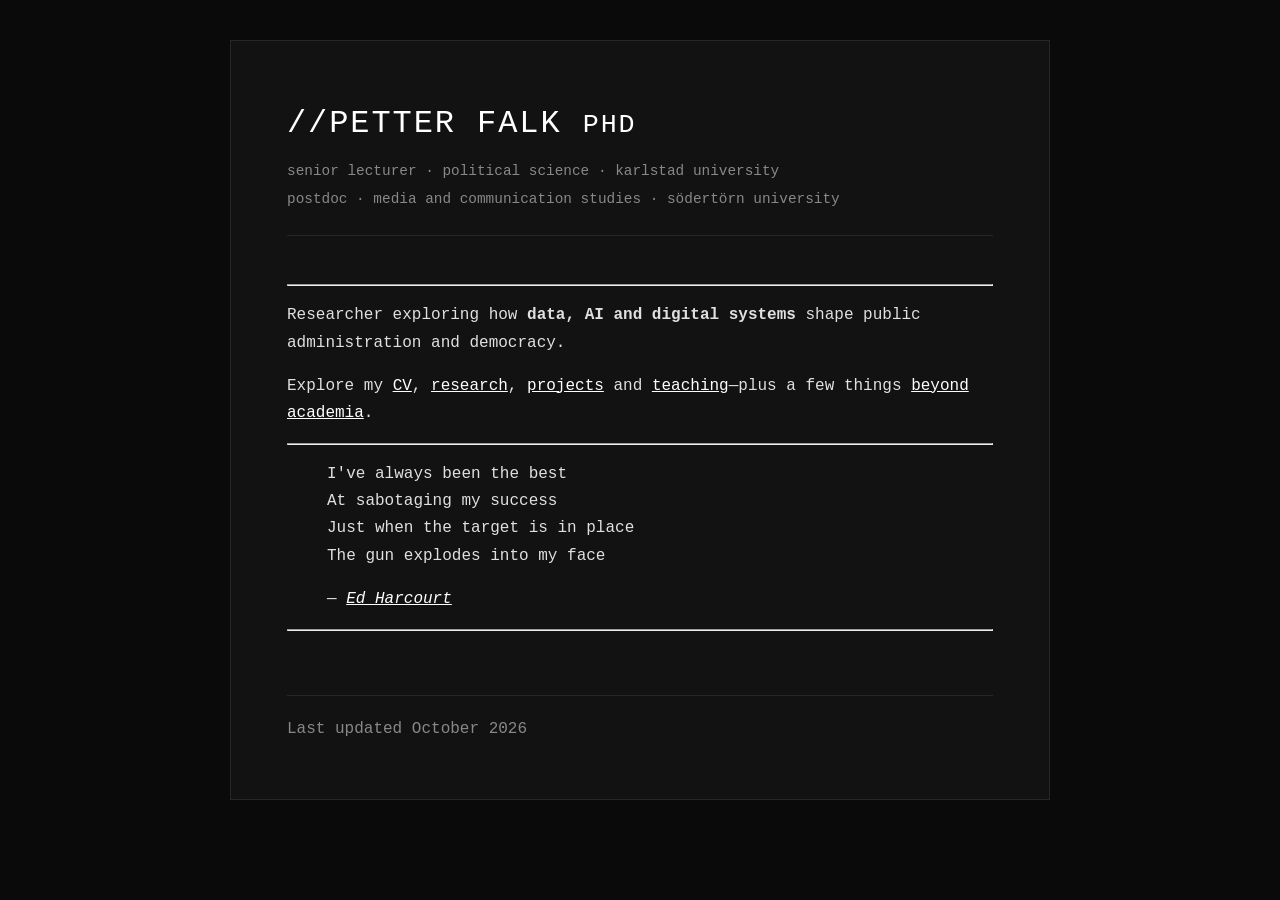
<file: start.html>
<!DOCTYPE html>
<html lang="en">
<head>
  <meta charset="UTF-8">
  <meta name="viewport" content="width=device-width, initial-scale=1">
  <title>Petter Falk</title>
  <link rel="stylesheet" href="style.css">
</head>
<body>
  <div class="container">

    <header>
      <h1>//Petter Falk <small class="degree">PhD</small></h1>
      <p>senior lecturer · political science · karlstad university</p>
      <p>postdoc · media and communication studies · södertörn university</p>
    </header>

    <hr class="section-divider">

    <div class="intro">
      <p>Researcher exploring how <strong>data, AI and digital systems</strong> shape public administration and democracy.</p>
      <p>Explore my <a href="cv.html">CV</a>, <a href="research.html">research</a>, <a href="projects.html">projects</a> and <a href="teaching.html">teaching</a>—plus a few things <a href="stuff.html">beyond academia</a>.</p>
    </div>


  <hr class="section-divider">
 
<blockquote class="quote">
  <p>I've always been the best<br>
    At sabotaging my success<br>
    Just when the target is in place<br>
    The gun explodes into my face</p>
  <cite>— <a href="https://www.youtube.com/watch?v=oAOV9drYVBA" target="_blank" rel="noopener">Ed Harcourt</a></cite>
</blockquote>
    <hr class="section-divider">

    <footer>Last updated October 2026</footer>
  </div>
</body>
</html>
</file>
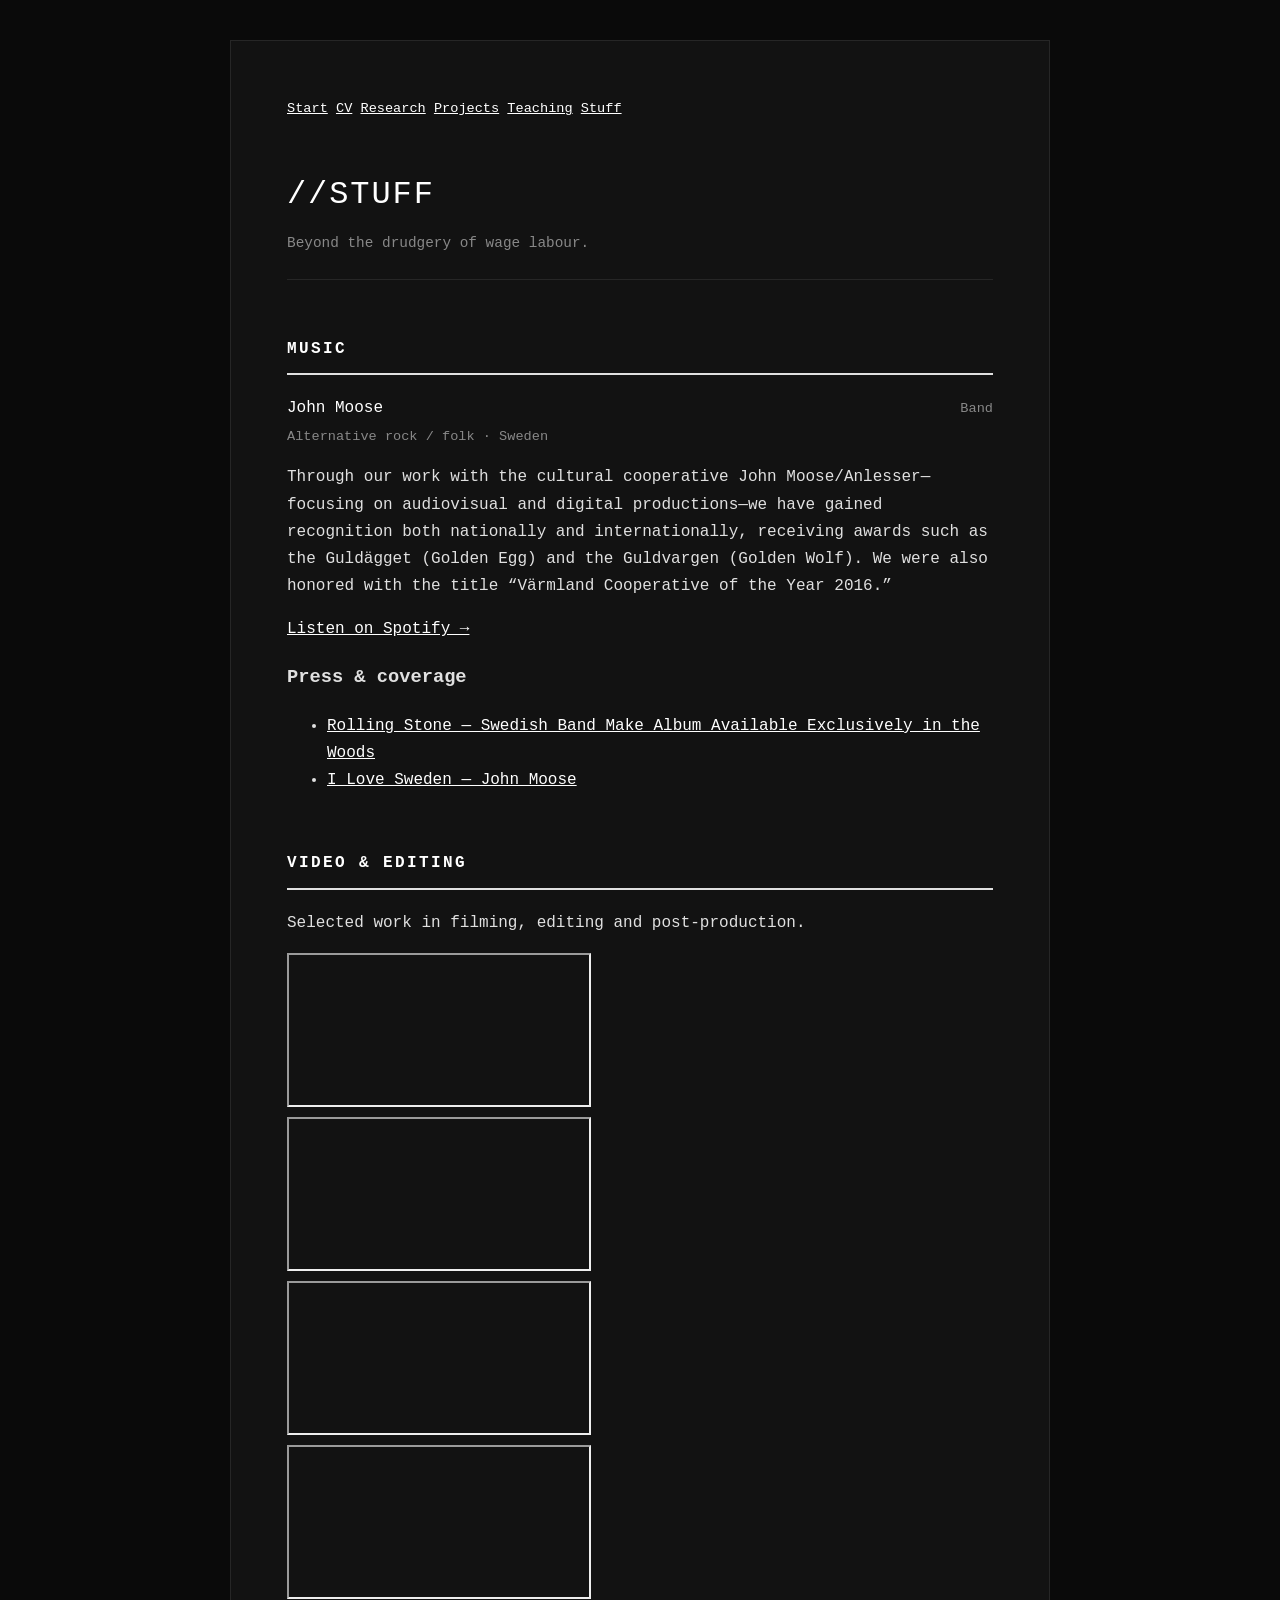
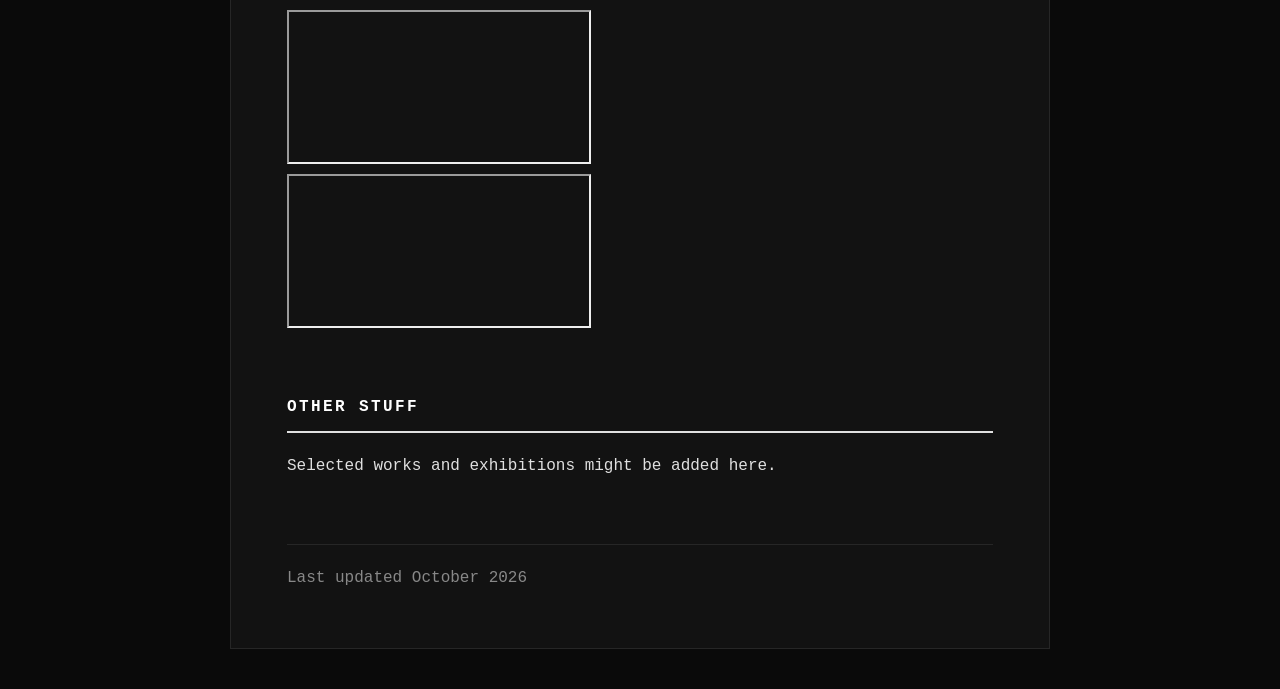
<file: stuff.html>
<!DOCTYPE html>
<html lang="en">
<head>
  <meta charset="UTF-8">
  <meta name="viewport" content="width=device-width, initial-scale=1">
  <title>Petter Falk – Stuff</title>
  <link rel="stylesheet" href="style.css">
</head>
<body class="stuff-page">
  <div class="container">

   <nav style="margin-bottom: 48px; font-size: 0.85rem;">
      <a href="index.html">Start</a>
      <a href="cv.html">CV</a>
      <a href="research.html">Research</a>
      <a href="projects.html">Projects</a>
      <a href="teaching.html">Teaching</a>
      <a href="stuff.html" aria-current="page">Stuff</a>
    </nav>

    <header class="stuff-header">
      <h1>//Stuff</h1>
      <p>Beyond the drudgery of wage labour.</p>
    </header>

    <main>
      <section class="stuff-section" aria-labelledby="music-heading">
        <h2 id="music-heading">Music</h2>

        <div class="stuff-entry">
          <div class="entry-head">
            <strong>John Moose</strong>
            <span class="date">Band</span>
          </div>
          <p class="place">Alternative rock / folk · Sweden</p>

          <p>Through our work with the cultural cooperative John Moose/Anlesser—focusing on audiovisual and digital productions—we have gained recognition both nationally and internationally, receiving awards such as the Guldägget (Golden Egg) and the Guldvargen (Golden Wolf). We were also honored with the title “Värmland Cooperative of the Year 2016.”</p>

          <div class="stuff-links">
            <a href="https://open.spotify.com/artist/6Y8ldghnlu8Z05MYiWlE90">Listen on Spotify →</a>

            <h3>Press & coverage</h3>
            <ul>
              <li><a href="https://www.rollingstone.com/music/music-news/swedish-band-make-album-available-exclusively-in-the-woods-189620/">Rolling Stone — Swedish Band Make Album Available Exclusively in the Woods</a></li>
              <li><a href="https://www.ilovesweden.net/articles/articles/en/o-john-moose_993.html">I Love Sweden — John Moose</a></li>
            </ul>
          </div>
        </div>
      </section>

      <section class="stuff-section" aria-labelledby="video-heading">
        <h2 id="video-heading">Video & editing</h2>
        <p class="section-intro">Selected work in filming, editing and post-production.</p>

        <div class="video-grid">
          <div class="video">
            <iframe src="https://www.youtube.com/embed/XGVMyv9Ncj8"
              title="Selected video work 1" loading="lazy"
              allow="accelerometer; autoplay; clipboard-write; encrypted-media; gyroscope; picture-in-picture; web-share"
              referrerpolicy="strict-origin-when-cross-origin" allowfullscreen></iframe>
          </div>

          <div class="video">
            <iframe src="https://www.youtube.com/embed/kzLuaeYBWAw"
              title="Selected video work 2" loading="lazy"
              allow="accelerometer; autoplay; clipboard-write; encrypted-media; gyroscope; picture-in-picture; web-share"
              referrerpolicy="strict-origin-when-cross-origin" allowfullscreen></iframe>
          </div>

          <div class="video">
            <iframe src="https://www.youtube.com/embed/BwPxUw88WUo"
              title="Selected video work 3" loading="lazy"
              allow="accelerometer; autoplay; clipboard-write; encrypted-media; gyroscope; picture-in-picture; web-share"
              referrerpolicy="strict-origin-when-cross-origin" allowfullscreen></iframe>
          </div>

          <div class="video">
            <iframe src="https://www.youtube.com/embed/kMgKaPXp92M"
              title="Selected video work 4" loading="lazy"
              allow="accelerometer; autoplay; clipboard-write; encrypted-media; gyroscope; picture-in-picture; web-share"
              referrerpolicy="strict-origin-when-cross-origin" allowfullscreen></iframe>
          </div>

          <div class="video">
            <iframe src="https://www.youtube.com/embed/6GY_h-r33YE"
              title="Selected video work 5" loading="lazy"
              allow="accelerometer; autoplay; clipboard-write; encrypted-media; gyroscope; picture-in-picture; web-share"
              referrerpolicy="strict-origin-when-cross-origin" allowfullscreen></iframe>
          </div>

          <div class="video">
            <iframe src="https://www.youtube.com/embed/3K4OKgy0Tqo"
              title="Selected video work 6" loading="lazy"
              allow="accelerometer; autoplay; clipboard-write; encrypted-media; gyroscope; picture-in-picture; web-share"
              referrerpolicy="strict-origin-when-cross-origin" allowfullscreen></iframe>
          </div>
        </div>
      </section>

      <section class="stuff-section" aria-labelledby="other-heading">
        <h2 id="other-heading">Other stuff</h2>
        <p>Selected works and exhibitions might be added here.</p>
      </section>
    </main>

    <footer>Last updated October 2026</footer>
  </div>
</body>
</html>
</file>
<file: style.css>
.quote-reveal summary {
  font-size: 0.85rem;
}/* ============
   CV – Gôtt mörkt tema
   ============ */

:root {
  --bg: #0a0a0a;
  --surface: #121212;
  --surface-2: #1a1a1a;
  --text: #e0e0e0;
  --muted: #888888;
  --accent: #d0d0d0;
  --border: #262626;
}

* { box-sizing: border-box; }

body {
  margin: 0;
  font-family: "Letter Gothic", "Letter Gothic Std", "Courier New", monospace;
  background: var(--bg);
  color: var(--text);
  line-height: 1.7;
  -webkit-font-smoothing: antialiased;
}

.container {
  max-width: 820px;
  margin: 40px auto;
  padding: 56px;
  background: var(--surface);
  border: 1px solid var(--border);
}

header {
  padding-bottom: 24px;
  margin-bottom: 48px;
  border-bottom: 1px solid var(--border);
}
h1 {
  margin: 0 0 8px;
  font-size: 2rem;
  font-weight: 400;
  letter-spacing: 0.06em;
  text-transform: uppercase;
  color: #ffffff;
}
header p { margin: 3px 0 0; color: var(--muted); font-size: 0.9rem; }

h2 {
  font-size: 1rem;
  font-weight: 700;
  text-transform: uppercase;
  letter-spacing: 0.15em;
  color: #ffffff;
  margin: 56px 0 20px;
  padding-bottom: 10px;
  border-bottom: 2px solid #e0e0e0;
}

a { color: #ffffff; text-decoration: underline; }
a:visited { color: #ffffff; }
a:hover { color: #e0e0e0; }

.entry {
  padding: 14px 0;
  margin-bottom: 8px;
  border-bottom: 1px solid var(--border);
}
.entry:last-of-type { border-bottom: none; }
.entry-head {
  display: flex;
  justify-content: space-between;
  align-items: baseline;
  gap: 16px;
  flex-wrap: wrap;
}
.entry-head strong { font-size: 1rem; font-weight: 400; color: #fff; }
.date {
  color: var(--muted);
  font-size: 0.85rem;
  white-space: nowrap;
  font-variant-numeric: tabular-nums;
}
.place { color: var(--muted); font-size: 0.85rem; margin: 3px 0; }
.entry p { margin: 4px 0; font-size: 0.9rem; }

table {
  width: 100%;
  border-collapse: collapse;
  margin-top: 12px;
  font-size: 0.85rem;
}
th, td {
  padding: 8px 10px;
  text-align: left;
  border-bottom: 1px solid var(--border);
}
th {
  font-weight: 400;
  text-transform: uppercase;
  letter-spacing: 0.12em;
  font-size: 0.75rem;
  color: var(--muted);
}

.note {
  color: var(--muted);
  font-size: 0.85rem;
  margin-top: 20px;
  padding-left: 16px;
  border-left: 2px solid var(--accent);
}

footer {
  margin-top: 64px;
  padding-top: 20px;
  border-top: 1px solid var(--border);
  color: var(--muted);

.site-nav {
  margin-bottom: 48px;
  font-size: 0.85rem;
}

.video iframe {
  border: 0;
}

.video-divider,
.section-divider {
  border: 0;
  border-top: 1px solid #e0e0e0;
}

.video-divider {
  margin: 25px 0;
}

.section-divider {
  margin: 48px 0;
}
.intro {
  max-width: 65ch;
  margin: 40px 0;
  padding-left: 20px;
  border-left: 3px solid currentColor;
  font-size: 1.1rem;
  line-height: 1.6;
}

.intro p {
  margin: 0 0 12px;
}

.intro p:last-child {
  margin-bottom: 0;
}
   .quote {
  position: relative;
  margin: 48px 0;
  padding: 12px 0 12px 28px;
  border-left: 2px solid var(--muted);
}

.quote::before {
  content: "“";
  display: block;
  height: 0.6em;
  color: var(--muted);
  font-size: 4rem;
  line-height: 1;
}

.quote p {
  margin: 24px 0 16px;
  font-size: 1.15rem;
  line-height: 2;
}

.quote cite {
  color: var(--muted);
  font-size: 0.85rem;
  font-style: normal;
}
   .quote-reveal {
  margin-top: 32px;
}
.quote-reveal summary {
  font-size: 0.75rem;
  color: #b0b0b0;        /* faded grey */
  cursor: pointer;
  outline: none;
  width: fit-content;    /* only the word itself is clickable */
}
 
.quote-reveal summary:hover {
  color: #777;           /* slightly darker on hover */
}
  .publist {
  padding-left: 1.6rem;
}

.publist li {
  line-height: 1.65;
  padding: 0 0 1rem 0.4rem;
  margin-bottom: 1rem;
  border-bottom: 1px solid #e0e0e0;
}

.publist li:last-child {
  border-bottom: none;
}

.publist a {
  overflow-wrap: anywhere;
}
  .site-gif {
  max-width: 100%;
  height: auto;
}
/* Stuff page only */
.stuff-page .container {
  max-width: 900px;
}

.stuff-nav {
  display: flex;
  flex-wrap: wrap;
  gap: 0.5rem 1.25rem;
  margin-bottom: 3rem;
  font-size: 0.9rem;
}

.stuff-nav a[aria-current="page"] {
  font-weight: 700;
  text-decoration-thickness: 2px;
  text-underline-offset: 0.25em;
}

.stuff-header {
  margin-bottom: 3rem;
}

.stuff-header h1 {
  margin-bottom: 0.35rem;
}

.stuff-header p,
.stuff-page .place,
.stuff-page .section-intro {
  opacity: 0.75;
}

.stuff-section {
  padding: 2.5rem 0;
  border-top: 1px solid #ddd;
}

.stuff-section h2 {
  margin-top: 0;
  margin-bottom: 1.5rem;
}

.stuff-entry,
.stuff-section > p {
  max-width: 70ch;
  line-height: 1.7;
}

.stuff-page .entry-head {
  display: flex;
  flex-wrap: wrap;
  align-items: baseline;
  justify-content: space-between;
  gap: 0.5rem 1rem;
}

.stuff-page .place {
  margin-top: 0.25rem;
}

.stuff-links {
  margin-top: 1.75rem;
}

.stuff-links h3 {
  margin: 1.75rem 0 0.5rem;
  font-size: 1rem;
}

.stuff-links ul {
  padding-left: 1.25rem;
}

.stuff-links li + li {
  margin-top: 0.5rem;
}

.stuff-page a {
  overflow-wrap: anywhere;
}

.video-grid {
  display: grid;
  grid-template-columns: repeat(2, minmax(0, 1fr));
  gap: 1.5rem;
  margin-top: 1.75rem;
}

.stuff-page .video {
  aspect-ratio: 16 / 9;
  min-width: 0;
}

.stuff-page .video iframe {
  display: block;
  width: 100%;
  height: 100%;
  border: 0;
}

.stuff-page footer {
  padding: 2rem 0;
  border-top: 1px solid #ddd;
}

@media (max-width: 650px) {
  .video-grid {
    grid-template-columns: 1fr;
  }
}
  .publist {
  list-style: none;
  padding-left: 0;
}
</file>
